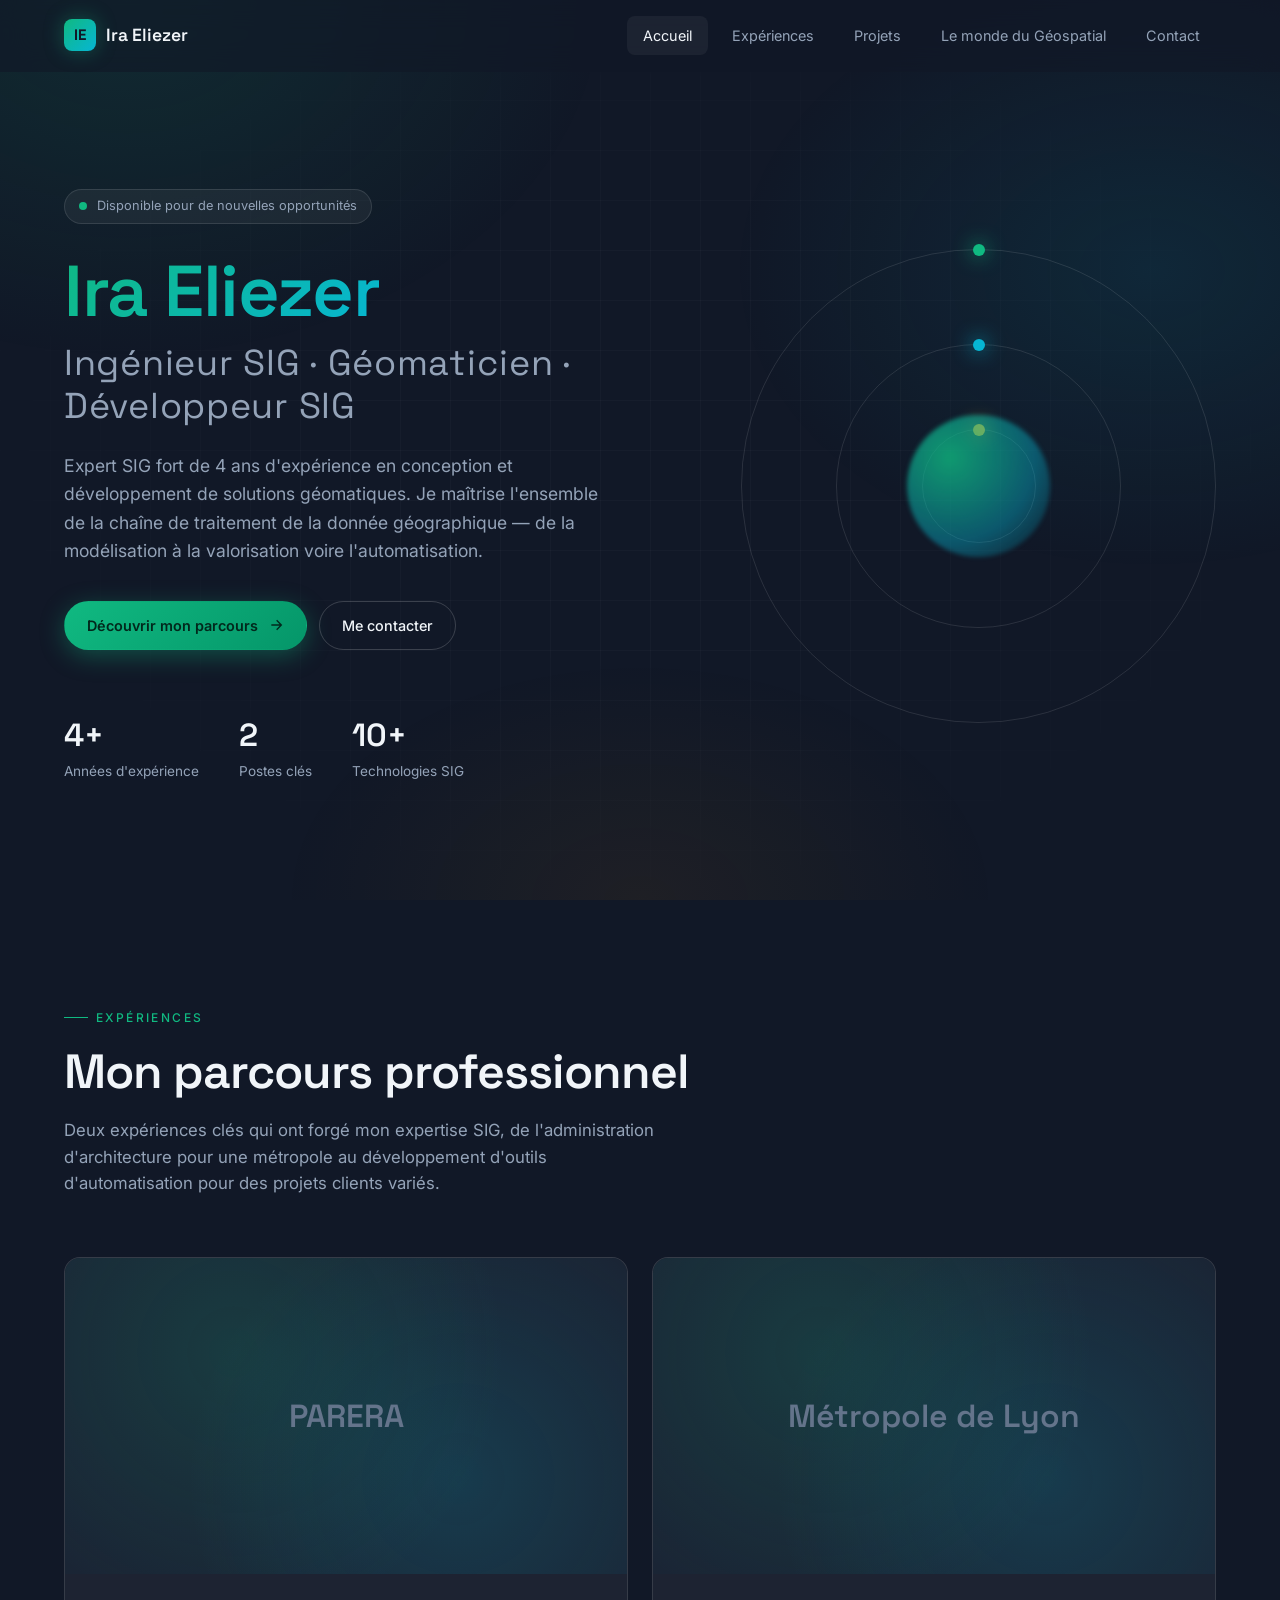
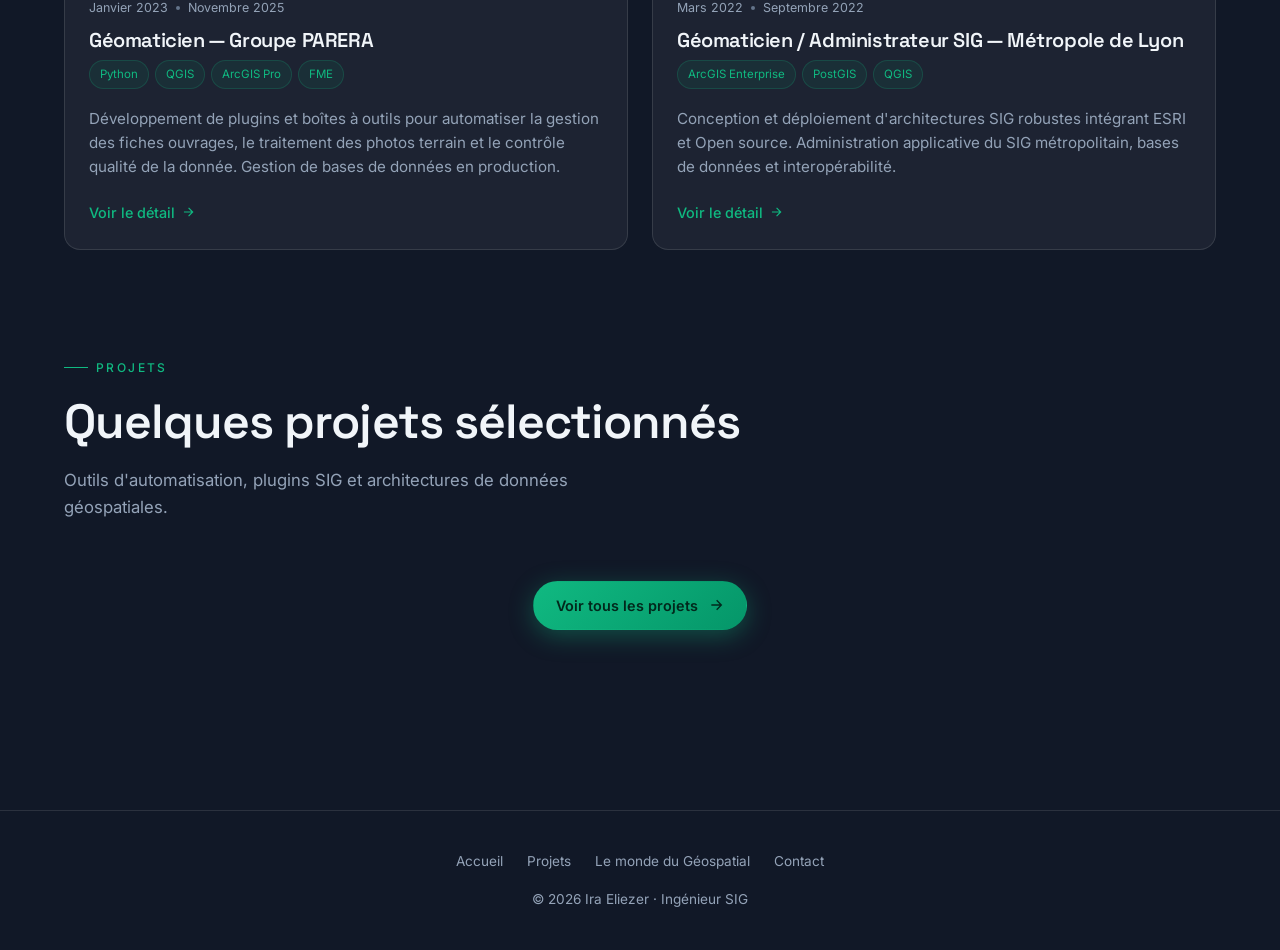
<file: index.html>
<!DOCTYPE html>
<html lang="fr">
<head>
  <meta charset="UTF-8" />
  <meta name="viewport" content="width=device-width, initial-scale=1.0" />
  <title>Ira Eliezer — Ingénieur SIG / Géomaticien</title>
  <meta name="description" content="Portfolio d'Ira Eliezer, Ingénieur SIG et Géomaticien avec 4 ans d'expérience. Conception, développement et administration de solutions SIG (ESRI, QGIS, PostGIS, Python, FME)." />
  <link rel="preconnect" href="https://fonts.googleapis.com" />
  <link rel="preconnect" href="https://fonts.gstatic.com" crossorigin />
  <link href="https://fonts.googleapis.com/css2?family=Inter:wght@400;500;600;700&family=Space+Grotesk:wght@500;600;700&display=swap" rel="stylesheet" />
  <link rel="stylesheet" href="assets/css/style.css" />
</head>
<body>

  <!-- Header -->
  <header class="header">
    <div class="container">
      <a href="index.html" class="logo">
        <span class="logo-mark">IE</span>
        <span>Ira Eliezer</span>
      </a>
      <nav class="nav">
        <a href="index.html">Accueil</a>
        <a href="index.html#experiences">Expériences</a>
        <a href="projets.html">Projets</a>
        <a href="geospatial.html">Le monde du Géospatial</a>
        <a href="contact.html">Contact</a>
      </nav>
      <button class="nav-toggle" aria-label="Menu">
        <svg viewBox="0 0 24 24" fill="none" stroke="currentColor" stroke-width="2"><path d="M3 6h18M3 12h18M3 18h18"/></svg>
      </button>
    </div>
  </header>

  <!-- Hero -->
  <section class="hero">
    <div class="container">
      <div class="hero-grid">
        <div class="reveal">
          <div class="hero-eyebrow">
            <span class="pulse"></span>
            Disponible pour de nouvelles opportunités
          </div>
          <h1>
            <span class="text-gradient">Ira Eliezer</span>
            <span class="role">Ingénieur SIG · Géomaticien · Développeur SIG</span>
          </h1>
          <p>
            Expert SIG fort de 4 ans d'expérience en conception et développement de solutions
            géomatiques. Je maîtrise l'ensemble de la chaîne de traitement de la donnée
            géographique — de la modélisation à la valorisation voire l'automatisation.
          </p>
          <div class="hero-actions">
            <a href="#experiences" class="btn btn-primary">
              Découvrir mon parcours
              <svg viewBox="0 0 24 24" fill="none" stroke="currentColor" stroke-width="2"><path d="M5 12h14M13 5l7 7-7 7"/></svg>
            </a>
            <a href="contact.html" class="btn btn-ghost">Me contacter</a>
          </div>
          <div class="hero-stats">
            <div class="stat">
              <div class="num">4+</div>
              <div class="label">Années d'expérience</div>
            </div>
            <div class="stat">
              <div class="num">2</div>
              <div class="label">Postes clés</div>
            </div>
            <div class="stat">
              <div class="num">10+</div>
              <div class="label">Technologies SIG</div>
            </div>
          </div>
        </div>
        <div class="hero-visual reveal reveal-delay-2">
          <div class="orbit"></div>
          <div class="orbit orbit-2"></div>
          <div class="orbit orbit-3"></div>
          <div class="hero-core"></div>
        </div>
      </div>
    </div>
  </section>

  <!-- Experiences -->
  <section id="experiences">
    <div class="container">
      <div class="section-head reveal">
        <div class="section-eyebrow">Expériences</div>
        <h2>Mon parcours professionnel</h2>
        <p>
          Deux expériences clés qui ont forgé mon expertise SIG, de l'administration
          d'architecture pour une métropole au développement d'outils d'automatisation
          pour des projets clients variés.
        </p>
      </div>

      <div class="experience-grid">

        <!-- PARERA -->
        <article class="card reveal">
          <div class="card-media">
            <div class="placeholder">PARERA</div>
          </div>
          <div class="card-body">
            <div class="card-meta">
              <span>Janvier 2023</span>
              <span class="dot"></span>
              <span>Novembre 2025</span>
            </div>
            <h3>Géomaticien — Groupe PARERA</h3>
            <div class="tags">
              <span class="tag">Python</span>
              <span class="tag">QGIS</span>
              <span class="tag">ArcGIS Pro</span>
              <span class="tag">FME</span>
            </div>
            <p>
              Développement de plugins et boîtes à outils pour automatiser la gestion des
              fiches ouvrages, le traitement des photos terrain et le contrôle qualité de
              la donnée. Gestion de bases de données en production.
            </p>
            <a href="experience-parera.html" class="card-cta">
              Voir le détail
              <svg viewBox="0 0 24 24" fill="none" stroke="currentColor" stroke-width="2"><path d="M5 12h14M13 5l7 7-7 7"/></svg>
            </a>
          </div>
        </article>

        <!-- Métropole de Lyon -->
        <article class="card reveal reveal-delay-1">
          <div class="card-media">
            <div class="placeholder">Métropole de Lyon</div>
          </div>
          <div class="card-body">
            <div class="card-meta">
              <span>Mars 2022</span>
              <span class="dot"></span>
              <span>Septembre 2022</span>
            </div>
            <h3>Géomaticien / Administrateur SIG — Métropole de Lyon</h3>
            <div class="tags">
              <span class="tag">ArcGIS Enterprise</span>
              <span class="tag">PostGIS</span>
              <span class="tag">QGIS</span>
            </div>
            <p>
              Conception et déploiement d'architectures SIG robustes intégrant ESRI et
              Open source. Administration applicative du SIG métropolitain, bases de
              données et interopérabilité.
            </p>
            <a href="experience-lyon.html" class="card-cta">
              Voir le détail
              <svg viewBox="0 0 24 24" fill="none" stroke="currentColor" stroke-width="2"><path d="M5 12h14M13 5l7 7-7 7"/></svg>
            </a>
          </div>
        </article>

      </div>
    </div>
  </section>

  <!-- Aperçu projets -->
  <section id="apercu-projets" style="padding-top: 0;">
    <div class="container">
      <div class="section-head reveal">
        <div class="section-eyebrow">Projets</div>
        <h2>Quelques projets sélectionnés</h2>
        <p>Outils d'automatisation, plugins SIG et architectures de données géospatiales.</p>
      </div>
      <div style="text-align: center;" class="reveal">
        <a href="projets.html" class="btn btn-primary">
          Voir tous les projets
          <svg viewBox="0 0 24 24" fill="none" stroke="currentColor" stroke-width="2"><path d="M5 12h14M13 5l7 7-7 7"/></svg>
        </a>
      </div>
    </div>
  </section>

  <!-- Footer -->
  <footer class="footer">
    <div class="container">
      <div class="footer-links">
        <a href="index.html">Accueil</a>
        <a href="projets.html">Projets</a>
        <a href="geospatial.html">Le monde du Géospatial</a>
        <a href="contact.html">Contact</a>
      </div>
      <div>© 2026 Ira Eliezer · Ingénieur SIG</div>
    </div>
  </footer>

  <script src="assets/js/main.js"></script>
</body>
</html>
</file>
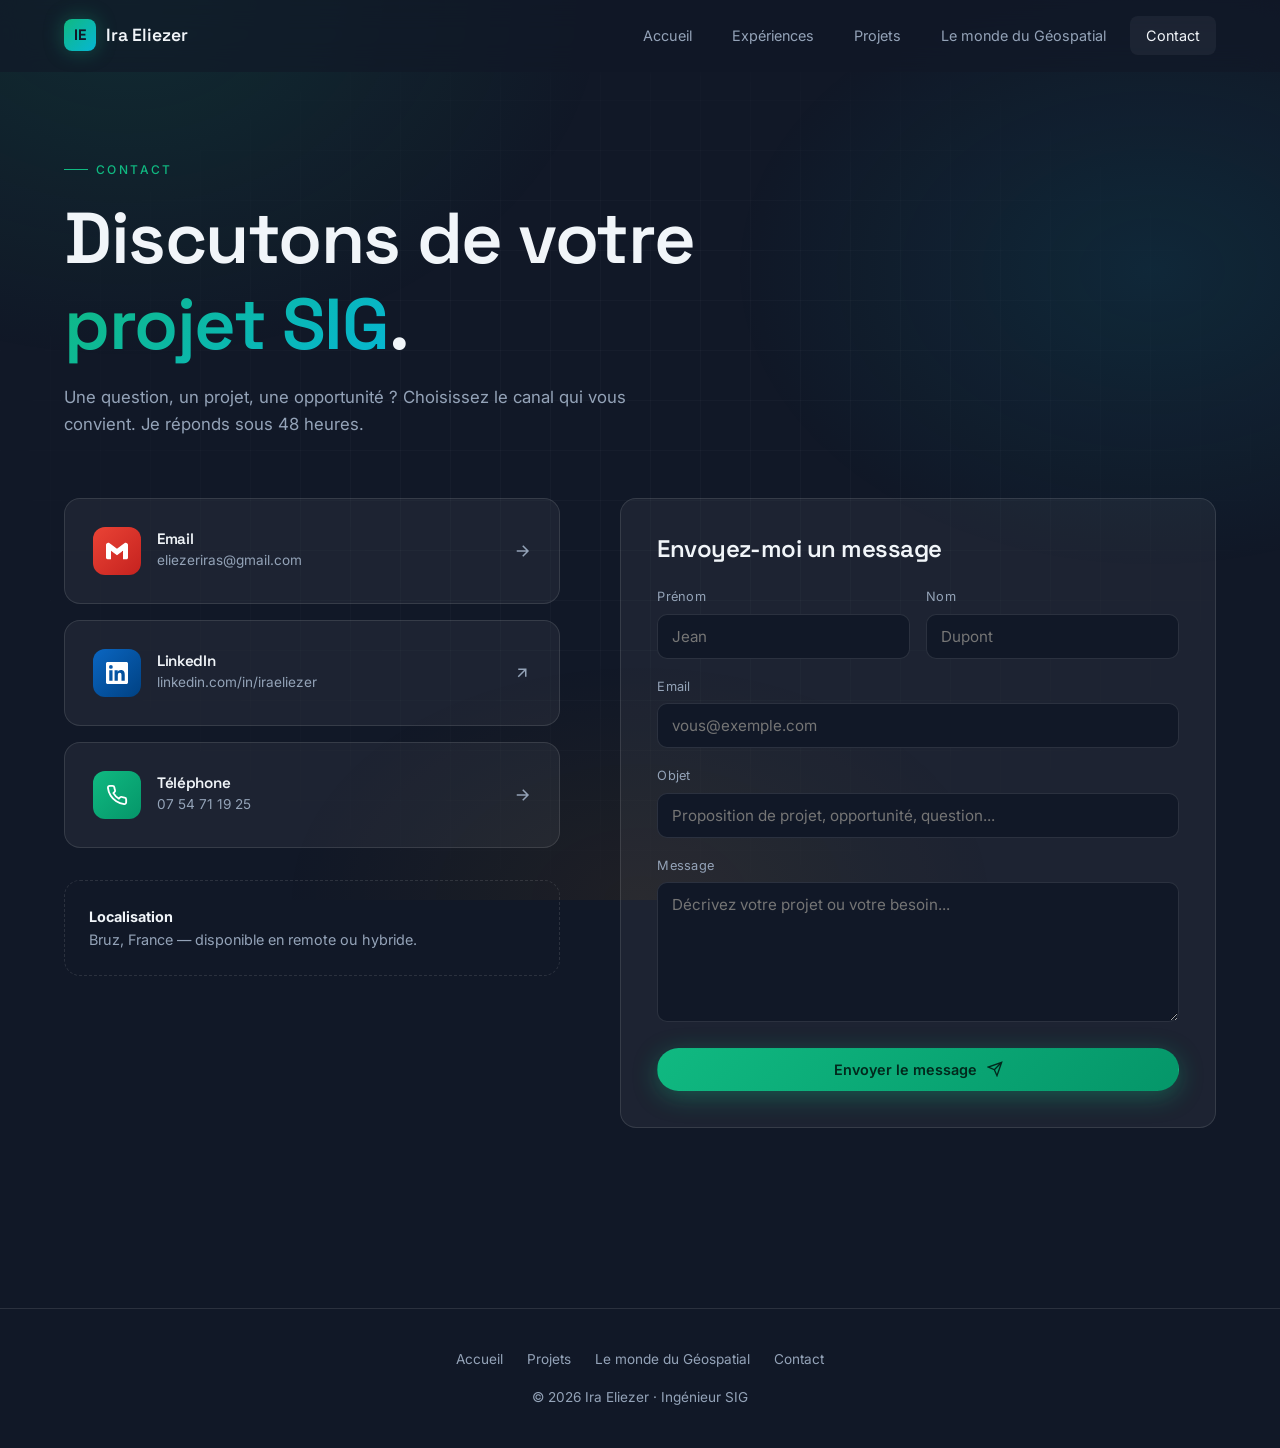
<file: contact.html>
<!DOCTYPE html>
<html lang="fr">
<head>
  <meta charset="UTF-8" />
  <meta name="viewport" content="width=device-width, initial-scale=1.0" />
  <title>Contact — Ira Eliezer</title>
  <meta name="description" content="Contactez Ira Eliezer, Ingénieur SIG : email, LinkedIn et formulaire de contact." />
  <link rel="preconnect" href="https://fonts.googleapis.com" />
  <link rel="preconnect" href="https://fonts.gstatic.com" crossorigin />
  <link href="https://fonts.googleapis.com/css2?family=Inter:wght@400;500;600;700&family=Space+Grotesk:wght@500;600;700&display=swap" rel="stylesheet" />
  <link rel="stylesheet" href="assets/css/style.css" />
</head>
<body>

  <header class="header">
    <div class="container">
      <a href="index.html" class="logo">
        <span class="logo-mark">IE</span>
        <span>Ira Eliezer</span>
      </a>
      <nav class="nav">
        <a href="index.html">Accueil</a>
        <a href="index.html#experiences">Expériences</a>
        <a href="projets.html">Projets</a>
        <a href="geospatial.html">Le monde du Géospatial</a>
        <a href="contact.html">Contact</a>
      </nav>
      <button class="nav-toggle" aria-label="Menu">
        <svg viewBox="0 0 24 24" fill="none" stroke="currentColor" stroke-width="2"><path d="M3 6h18M3 12h18M3 18h18"/></svg>
      </button>
    </div>
  </header>

  <section style="padding-top: calc(var(--header-h) + 80px);">
    <div class="container">

      <div class="section-head reveal" style="max-width: 800px;">
        <div class="section-eyebrow">Contact</div>
        <h1 style="margin-bottom: 16px;">
          Discutons de votre <span class="text-gradient">projet SIG</span>.
        </h1>
        <p>
          Une question, un projet, une opportunité ? Choisissez le canal qui vous convient.
          Je réponds sous 48 heures.
        </p>
      </div>

      <div class="contact-grid">

        <!-- Canaux directs -->
        <div class="reveal">
          <a href="mailto:eliezeriras@gmail.com?subject=Contact%20via%20portfolio" class="contact-card" style="text-decoration: none;">
            <div class="contact-icon gmail">
              <svg viewBox="0 0 24 24" fill="currentColor">
                <path d="M24 5.457v13.909c0 .904-.732 1.636-1.636 1.636h-3.819V11.73L12 16.64l-6.545-4.91v9.273H1.636A1.636 1.636 0 0 1 0 19.366V5.457c0-2.023 2.309-3.178 3.927-1.964L5.455 4.64 12 9.548l6.545-4.91 1.528-1.145C21.69 2.28 24 3.434 24 5.457z"/>
              </svg>
            </div>
            <div style="flex: 1;">
              <h4>Email</h4>
              <p>eliezeriras@gmail.com</p>
            </div>
            <svg viewBox="0 0 24 24" fill="none" stroke="currentColor" stroke-width="2" style="width: 18px; height: 18px; color: var(--text-muted);"><path d="M5 12h14M13 5l7 7-7 7"/></svg>
          </a>

          <a href="https://www.linkedin.com/in/iraeliezer/" target="_blank" rel="noopener" class="contact-card" style="text-decoration: none;">
            <div class="contact-icon linkedin">
              <svg viewBox="0 0 24 24" fill="currentColor">
                <path d="M20.447 20.452h-3.554v-5.569c0-1.328-.027-3.037-1.852-3.037-1.853 0-2.136 1.445-2.136 2.939v5.667H9.351V9h3.414v1.561h.046c.477-.9 1.637-1.85 3.37-1.85 3.601 0 4.267 2.37 4.267 5.455v6.286zM5.337 7.433a2.062 2.062 0 0 1-2.063-2.065 2.063 2.063 0 1 1 2.063 2.065zm1.782 13.019H3.555V9h3.564v11.452zM22.225 0H1.771C.792 0 0 .774 0 1.729v20.542C0 23.227.792 24 1.771 24h20.451C23.2 24 24 23.227 24 22.271V1.729C24 .774 23.2 0 22.222 0h.003z"/>
              </svg>
            </div>
            <div style="flex: 1;">
              <h4>LinkedIn</h4>
              <p>linkedin.com/in/iraeliezer</p>
            </div>
            <svg viewBox="0 0 24 24" fill="none" stroke="currentColor" stroke-width="2" style="width: 18px; height: 18px; color: var(--text-muted);"><path d="M7 17L17 7M7 7h10v10"/></svg>
          </a>

          <a href="tel:+33754711925" class="contact-card" style="text-decoration: none;">
            <div class="contact-icon phone">
              <svg viewBox="0 0 24 24" fill="none" stroke="currentColor" stroke-width="2">
                <path d="M22 16.92v3a2 2 0 0 1-2.18 2 19.79 19.79 0 0 1-8.63-3.07 19.5 19.5 0 0 1-6-6 19.79 19.79 0 0 1-3.07-8.67A2 2 0 0 1 4.11 2h3a2 2 0 0 1 2 1.72 12.84 12.84 0 0 0 .7 2.81 2 2 0 0 1-.45 2.11L8.09 9.91a16 16 0 0 0 6 6l1.27-1.27a2 2 0 0 1 2.11-.45 12.84 12.84 0 0 0 2.81.7A2 2 0 0 1 22 16.92z"/>
              </svg>
            </div>
            <div style="flex: 1;">
              <h4>Téléphone</h4>
              <p>07 54 71 19 25</p>
            </div>
            <svg viewBox="0 0 24 24" fill="none" stroke="currentColor" stroke-width="2" style="width: 18px; height: 18px; color: var(--text-muted);"><path d="M5 12h14M13 5l7 7-7 7"/></svg>
          </a>

          <div style="margin-top: 32px; padding: 24px; border: 1px dashed var(--border); border-radius: var(--radius); color: var(--text-muted); font-size: 0.9rem;">
            <strong style="color: var(--text);">Localisation</strong><br />
            Bruz, France — disponible en remote ou hybride.
          </div>
        </div>

        <!-- Formulaire -->
        <form id="contact-form" class="form reveal reveal-delay-1" data-access-key="82871a6e-0cdd-4724-aefc-c216692b92a9">
          <!-- access_key pour Web3Forms : créez le vôtre sur https://web3forms.com puis remplacez YOUR_ACCESS_KEY ci-dessus -->
          <input type="hidden" name="access_key" value="82871a6e-0cdd-4724-aefc-c216692b92a9" />
          <input type="hidden" name="subject" value="Nouveau message depuis le portfolio" />
          <input type="hidden" name="from_name" value="Portfolio Ira Eliezer" />
          <input type="checkbox" name="botcheck" style="display:none;" />

          <h3 style="margin-bottom: 24px;">Envoyez-moi un message</h3>

          <div class="form-row">
            <div class="field">
              <label for="prenom">Prénom</label>
              <input type="text" id="prenom" name="prenom" required placeholder="Jean" />
            </div>
            <div class="field">
              <label for="nom">Nom</label>
              <input type="text" id="nom" name="nom" required placeholder="Dupont" />
            </div>
          </div>

          <div class="field">
            <label for="email">Email</label>
            <input type="email" id="email" name="email" required placeholder="vous@exemple.com" />
          </div>

          <div class="field">
            <label for="objet">Objet</label>
            <input type="text" id="objet" name="objet" required placeholder="Proposition de projet, opportunité, question..." />
          </div>

          <div class="field">
            <label for="message">Message</label>
            <textarea id="message" name="message" required placeholder="Décrivez votre projet ou votre besoin..."></textarea>
          </div>

          <button type="submit" class="btn btn-primary" style="width: 100%; justify-content: center;">
            Envoyer le message
            <svg viewBox="0 0 24 24" fill="none" stroke="currentColor" stroke-width="2"><path d="M22 2L11 13M22 2l-7 20-4-9-9-4 20-7z"/></svg>
          </button>

          <div class="form-status" role="status"></div>

        </form>

      </div>

    </div>
  </section>

  <footer class="footer">
    <div class="container">
      <div class="footer-links">
        <a href="index.html">Accueil</a>
        <a href="projets.html">Projets</a>
        <a href="geospatial.html">Le monde du Géospatial</a>
        <a href="contact.html">Contact</a>
      </div>
      <div>© 2026 Ira Eliezer · Ingénieur SIG</div>
    </div>
  </footer>

  <script src="assets/js/main.js"></script>
</body>
</html>
</file>
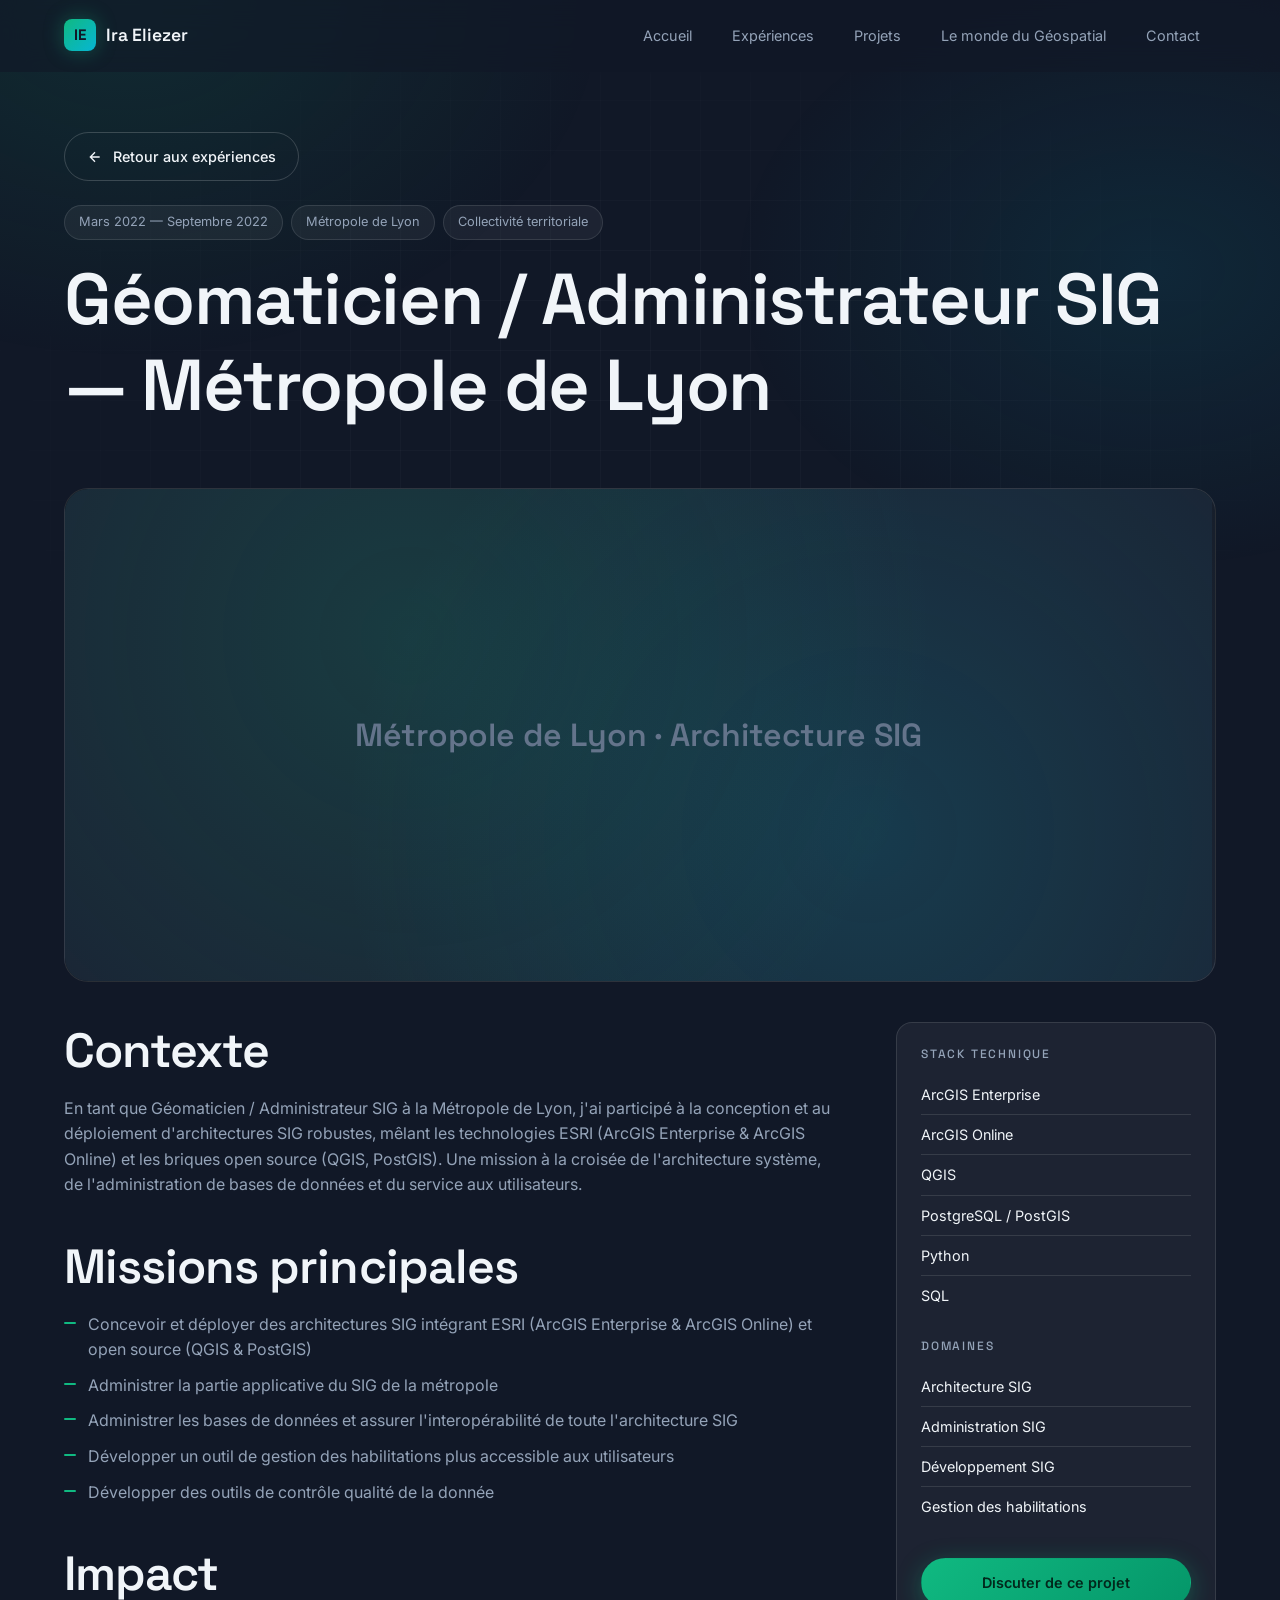
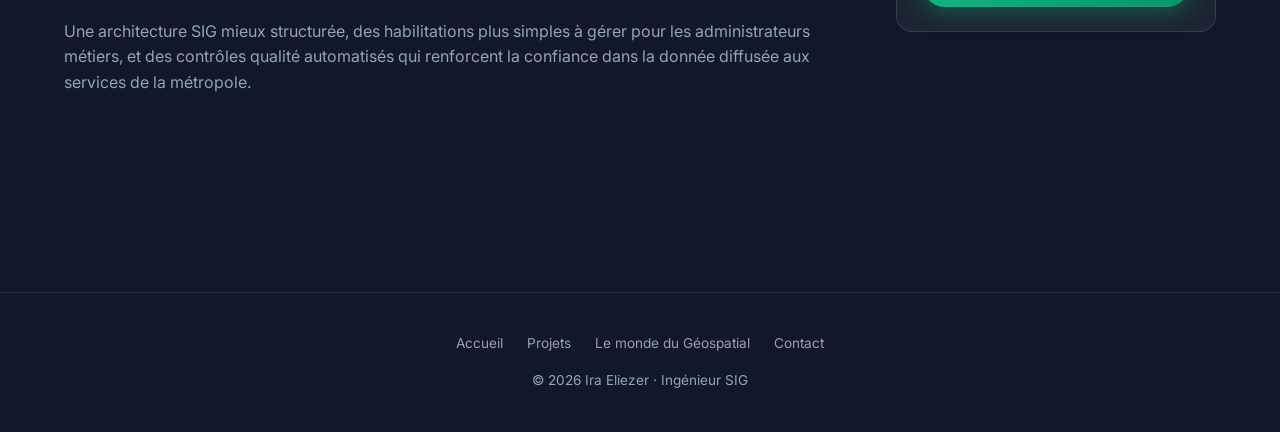
<file: experience-lyon.html>
<!DOCTYPE html>
<html lang="fr">
<head>
  <meta charset="UTF-8" />
  <meta name="viewport" content="width=device-width, initial-scale=1.0" />
  <title>Géomaticien / Administrateur SIG — Métropole de Lyon · Ira Eliezer</title>
  <meta name="description" content="Expérience Géomaticien / Administrateur SIG à la Métropole de Lyon : architecture SIG ESRI & Open Source, administration applicative, interopérabilité PostGIS." />
  <link rel="preconnect" href="https://fonts.googleapis.com" />
  <link rel="preconnect" href="https://fonts.gstatic.com" crossorigin />
  <link href="https://fonts.googleapis.com/css2?family=Inter:wght@400;500;600;700&family=Space+Grotesk:wght@500;600;700&display=swap" rel="stylesheet" />
  <link rel="stylesheet" href="assets/css/style.css" />
</head>
<body>

  <header class="header">
    <div class="container">
      <a href="index.html" class="logo">
        <span class="logo-mark">IE</span>
        <span>Ira Eliezer</span>
      </a>
      <nav class="nav">
        <a href="index.html">Accueil</a>
        <a href="index.html#experiences">Expériences</a>
        <a href="projets.html">Projets</a>
        <a href="geospatial.html">Le monde du Géospatial</a>
        <a href="contact.html">Contact</a>
      </nav>
      <button class="nav-toggle" aria-label="Menu">
        <svg viewBox="0 0 24 24" fill="none" stroke="currentColor" stroke-width="2"><path d="M3 6h18M3 12h18M3 18h18"/></svg>
      </button>
    </div>
  </header>

  <section class="exp-detail">
    <div class="container">

      <div class="exp-hero reveal">
        <a href="index.html#experiences" class="btn btn-ghost" style="margin-bottom: 24px;">
          <svg viewBox="0 0 24 24" fill="none" stroke="currentColor" stroke-width="2"><path d="M19 12H5M12 19l-7-7 7-7"/></svg>
          Retour aux expériences
        </a>
        <div class="exp-meta">
          <span>Mars 2022 — Septembre 2022</span>
          <span>Métropole de Lyon</span>
          <span>Collectivité territoriale</span>
        </div>
        <h1>Géomaticien / Administrateur SIG — Métropole de Lyon</h1>
      </div>

      <div class="exp-image reveal">
        <div class="card-media" style="aspect-ratio: 21 / 9; height: 100%;">
          <div class="placeholder">Métropole de Lyon · Architecture SIG</div>
        </div>
      </div>

      <div class="exp-content">
        <div class="exp-body reveal">
          <h2>Contexte</h2>
          <p>
            En tant que Géomaticien / Administrateur SIG à la Métropole de Lyon, j'ai
            participé à la conception et au déploiement d'architectures SIG robustes,
            mêlant les technologies ESRI (ArcGIS Enterprise & ArcGIS Online) et les
            briques open source (QGIS, PostGIS). Une mission à la croisée de l'architecture
            système, de l'administration de bases de données et du service aux utilisateurs.
          </p>

          <h2>Missions principales</h2>
          <ul>
            <li>Concevoir et déployer des architectures SIG intégrant ESRI (ArcGIS Enterprise & ArcGIS Online) et open source (QGIS & PostGIS)</li>
            <li>Administrer la partie applicative du SIG de la métropole</li>
            <li>Administrer les bases de données et assurer l'interopérabilité de toute l'architecture SIG</li>
            <li>Développer un outil de gestion des habilitations plus accessible aux utilisateurs</li>
            <li>Développer des outils de contrôle qualité de la donnée</li>
          </ul>

          <h2>Impact</h2>
          <p>
            Une architecture SIG mieux structurée, des habilitations plus simples à gérer
            pour les administrateurs métiers, et des contrôles qualité automatisés qui
            renforcent la confiance dans la donnée diffusée aux services de la métropole.
          </p>

        </div>

        <aside class="exp-sidebar reveal reveal-delay-1">
          <h4>Stack technique</h4>
          <ul>
            <li>ArcGIS Enterprise</li>
            <li>ArcGIS Online</li>
            <li>QGIS</li>
            <li>PostgreSQL / PostGIS</li>
            <li>Python</li>
            <li>SQL</li>
          </ul>
          <h4>Domaines</h4>
          <ul>
            <li>Architecture SIG</li>
            <li>Administration SIG</li>
            <li>Développement SIG</li>
            <li>Gestion des habilitations</li>
          </ul>
          <a href="contact.html" class="btn btn-primary" style="width: 100%; justify-content: center; margin-top: 8px;">
            Discuter de ce projet
          </a>
        </aside>
      </div>

    </div>
  </section>

  <footer class="footer">
    <div class="container">
      <div class="footer-links">
        <a href="index.html">Accueil</a>
        <a href="projets.html">Projets</a>
        <a href="geospatial.html">Le monde du Géospatial</a>
        <a href="contact.html">Contact</a>
      </div>
      <div>© 2026 Ira Eliezer · Ingénieur SIG</div>
    </div>
  </footer>

  <script src="assets/js/main.js"></script>
</body>
</html>
</file>
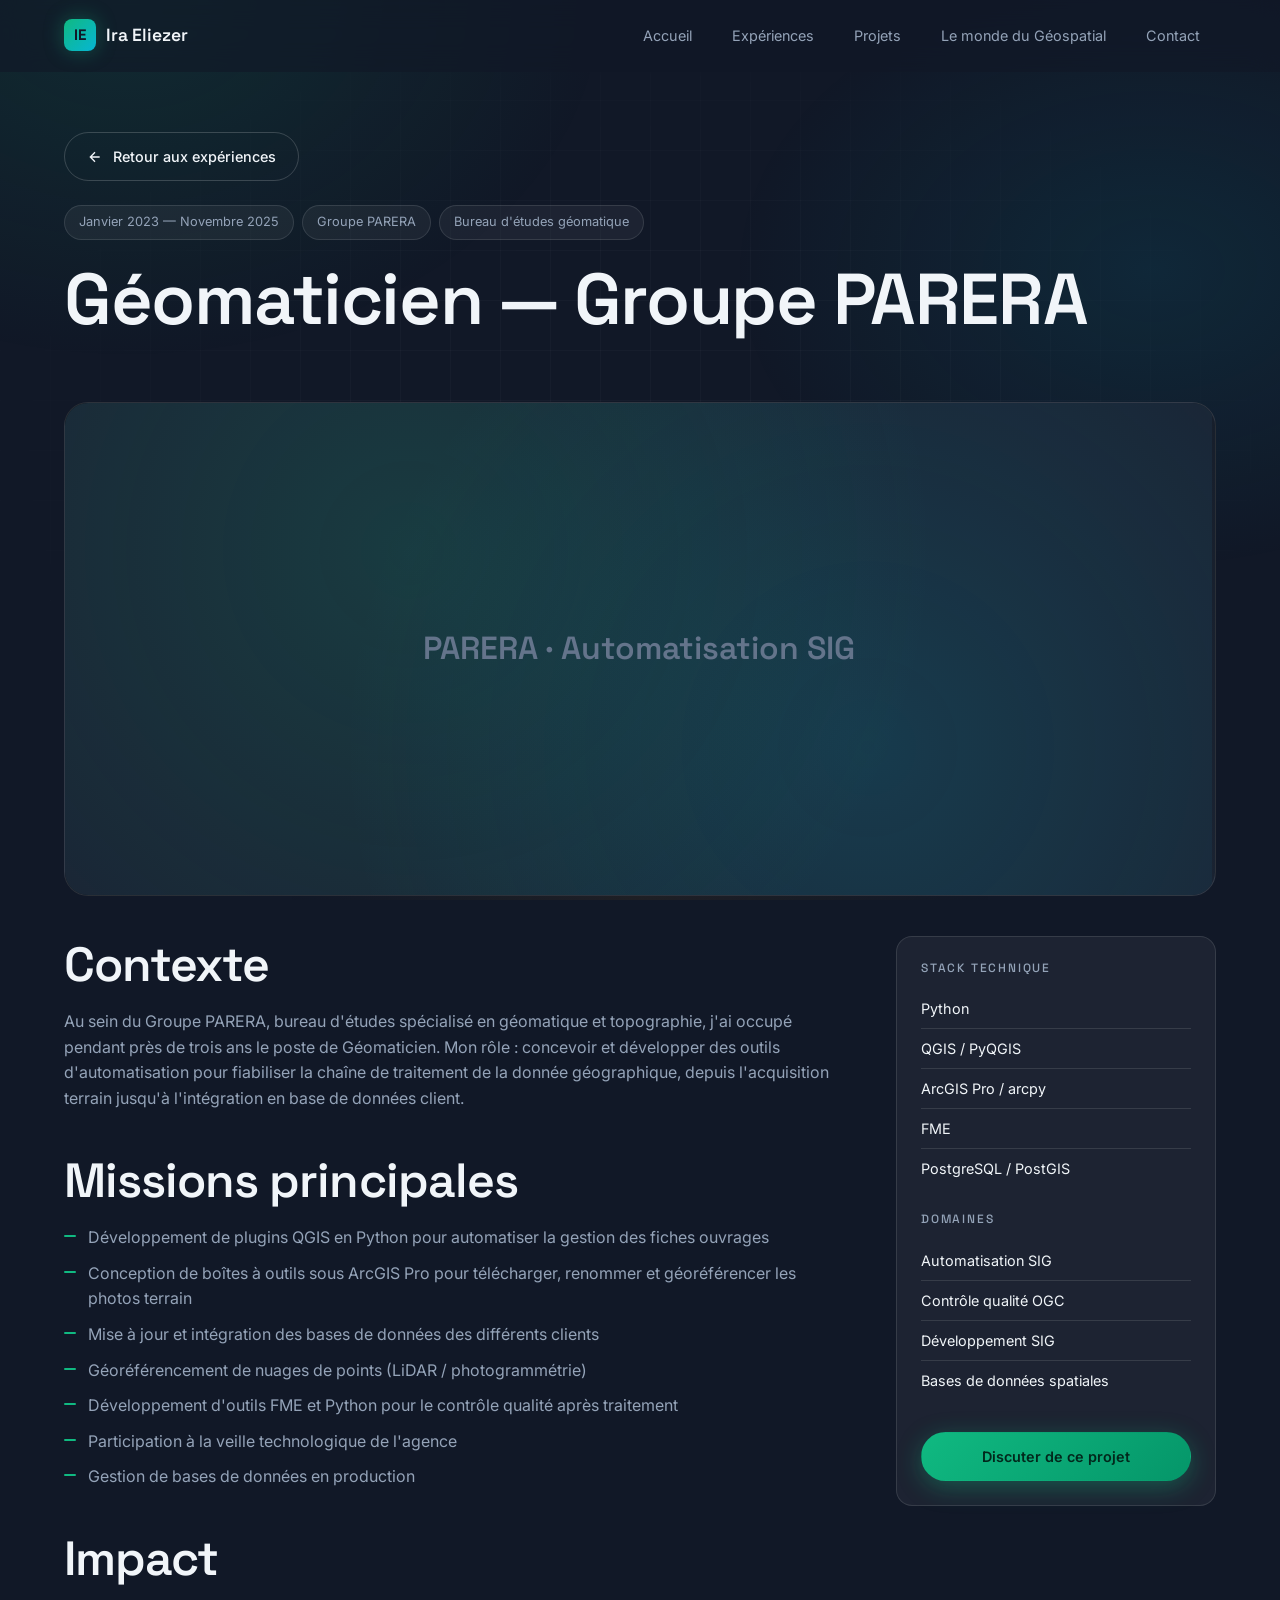
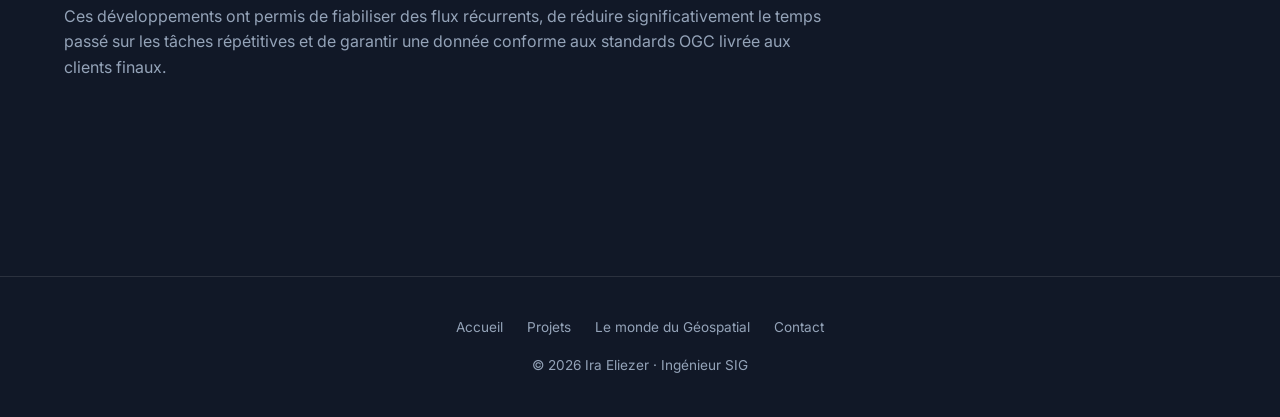
<file: experience-parera.html>
<!DOCTYPE html>
<html lang="fr">
<head>
  <meta charset="UTF-8" />
  <meta name="viewport" content="width=device-width, initial-scale=1.0" />
  <title>Géomaticien chez PARERA — Ira Eliezer</title>
  <meta name="description" content="Expérience Géomaticien au Groupe PARERA : développement de plugins QGIS, outils ArcGIS Pro, FME et Python pour la gestion et le contrôle qualité de la donnée géographique." />
  <link rel="preconnect" href="https://fonts.googleapis.com" />
  <link rel="preconnect" href="https://fonts.gstatic.com" crossorigin />
  <link href="https://fonts.googleapis.com/css2?family=Inter:wght@400;500;600;700&family=Space+Grotesk:wght@500;600;700&display=swap" rel="stylesheet" />
  <link rel="stylesheet" href="assets/css/style.css" />
</head>
<body>

  <header class="header">
    <div class="container">
      <a href="index.html" class="logo">
        <span class="logo-mark">IE</span>
        <span>Ira Eliezer</span>
      </a>
      <nav class="nav">
        <a href="index.html">Accueil</a>
        <a href="index.html#experiences">Expériences</a>
        <a href="projets.html">Projets</a>
        <a href="geospatial.html">Le monde du Géospatial</a>
        <a href="contact.html">Contact</a>
      </nav>
      <button class="nav-toggle" aria-label="Menu">
        <svg viewBox="0 0 24 24" fill="none" stroke="currentColor" stroke-width="2"><path d="M3 6h18M3 12h18M3 18h18"/></svg>
      </button>
    </div>
  </header>

  <section class="exp-detail">
    <div class="container">

      <div class="exp-hero reveal">
        <a href="index.html#experiences" class="btn btn-ghost" style="margin-bottom: 24px;">
          <svg viewBox="0 0 24 24" fill="none" stroke="currentColor" stroke-width="2"><path d="M19 12H5M12 19l-7-7 7-7"/></svg>
          Retour aux expériences
        </a>
        <div class="exp-meta">
          <span>Janvier 2023 — Novembre 2025</span>
          <span>Groupe PARERA</span>
          <span>Bureau d'études géomatique</span>
        </div>
        <h1>Géomaticien — Groupe PARERA</h1>
      </div>

      <div class="exp-image reveal">
        <div class="card-media" style="aspect-ratio: 21 / 9; height: 100%;">
          <div class="placeholder">PARERA · Automatisation SIG</div>
        </div>
      </div>

      <div class="exp-content">
        <div class="exp-body reveal">
          <h2>Contexte</h2>
          <p>
            Au sein du Groupe PARERA, bureau d'études spécialisé en géomatique et topographie,
            j'ai occupé pendant près de trois ans le poste de Géomaticien. Mon rôle : concevoir
            et développer des outils d'automatisation pour fiabiliser la chaîne de traitement
            de la donnée géographique, depuis l'acquisition terrain jusqu'à l'intégration en
            base de données client.
          </p>

          <h2>Missions principales</h2>
          <ul>
            <li>Développement de plugins QGIS en Python pour automatiser la gestion des fiches ouvrages</li>
            <li>Conception de boîtes à outils sous ArcGIS Pro pour télécharger, renommer et géoréférencer les photos terrain</li>
            <li>Mise à jour et intégration des bases de données des différents clients</li>
            <li>Géoréférencement de nuages de points (LiDAR / photogrammétrie)</li>
            <li>Développement d'outils FME et Python pour le contrôle qualité après traitement</li>
            <li>Participation à la veille technologique de l'agence</li>
            <li>Gestion de bases de données en production</li>
          </ul>

          <h2>Impact</h2>
          <p>
            Ces développements ont permis de fiabiliser des flux récurrents, de réduire
            significativement le temps passé sur les tâches répétitives et de garantir
            une donnée conforme aux standards OGC livrée aux clients finaux.
          </p>

        </div>

        <aside class="exp-sidebar reveal reveal-delay-1">
          <h4>Stack technique</h4>
          <ul>
            <li>Python</li>
            <li>QGIS / PyQGIS</li>
            <li>ArcGIS Pro / arcpy</li>
            <li>FME</li>
            <li>PostgreSQL / PostGIS</li>
          </ul>
          <h4>Domaines</h4>
          <ul>
            <li>Automatisation SIG</li>
            <li>Contrôle qualité OGC</li>
            <li>Développement SIG</li>
            <li>Bases de données spatiales</li>
          </ul>
          <a href="contact.html" class="btn btn-primary" style="width: 100%; justify-content: center; margin-top: 8px;">
            Discuter de ce projet
          </a>
        </aside>
      </div>

    </div>
  </section>

  <footer class="footer">
    <div class="container">
      <div class="footer-links">
        <a href="index.html">Accueil</a>
        <a href="projets.html">Projets</a>
        <a href="geospatial.html">Le monde du Géospatial</a>
        <a href="contact.html">Contact</a>
      </div>
      <div>© 2026 Ira Eliezer · Ingénieur SIG</div>
    </div>
  </footer>

  <script src="assets/js/main.js"></script>
</body>
</html>
</file>
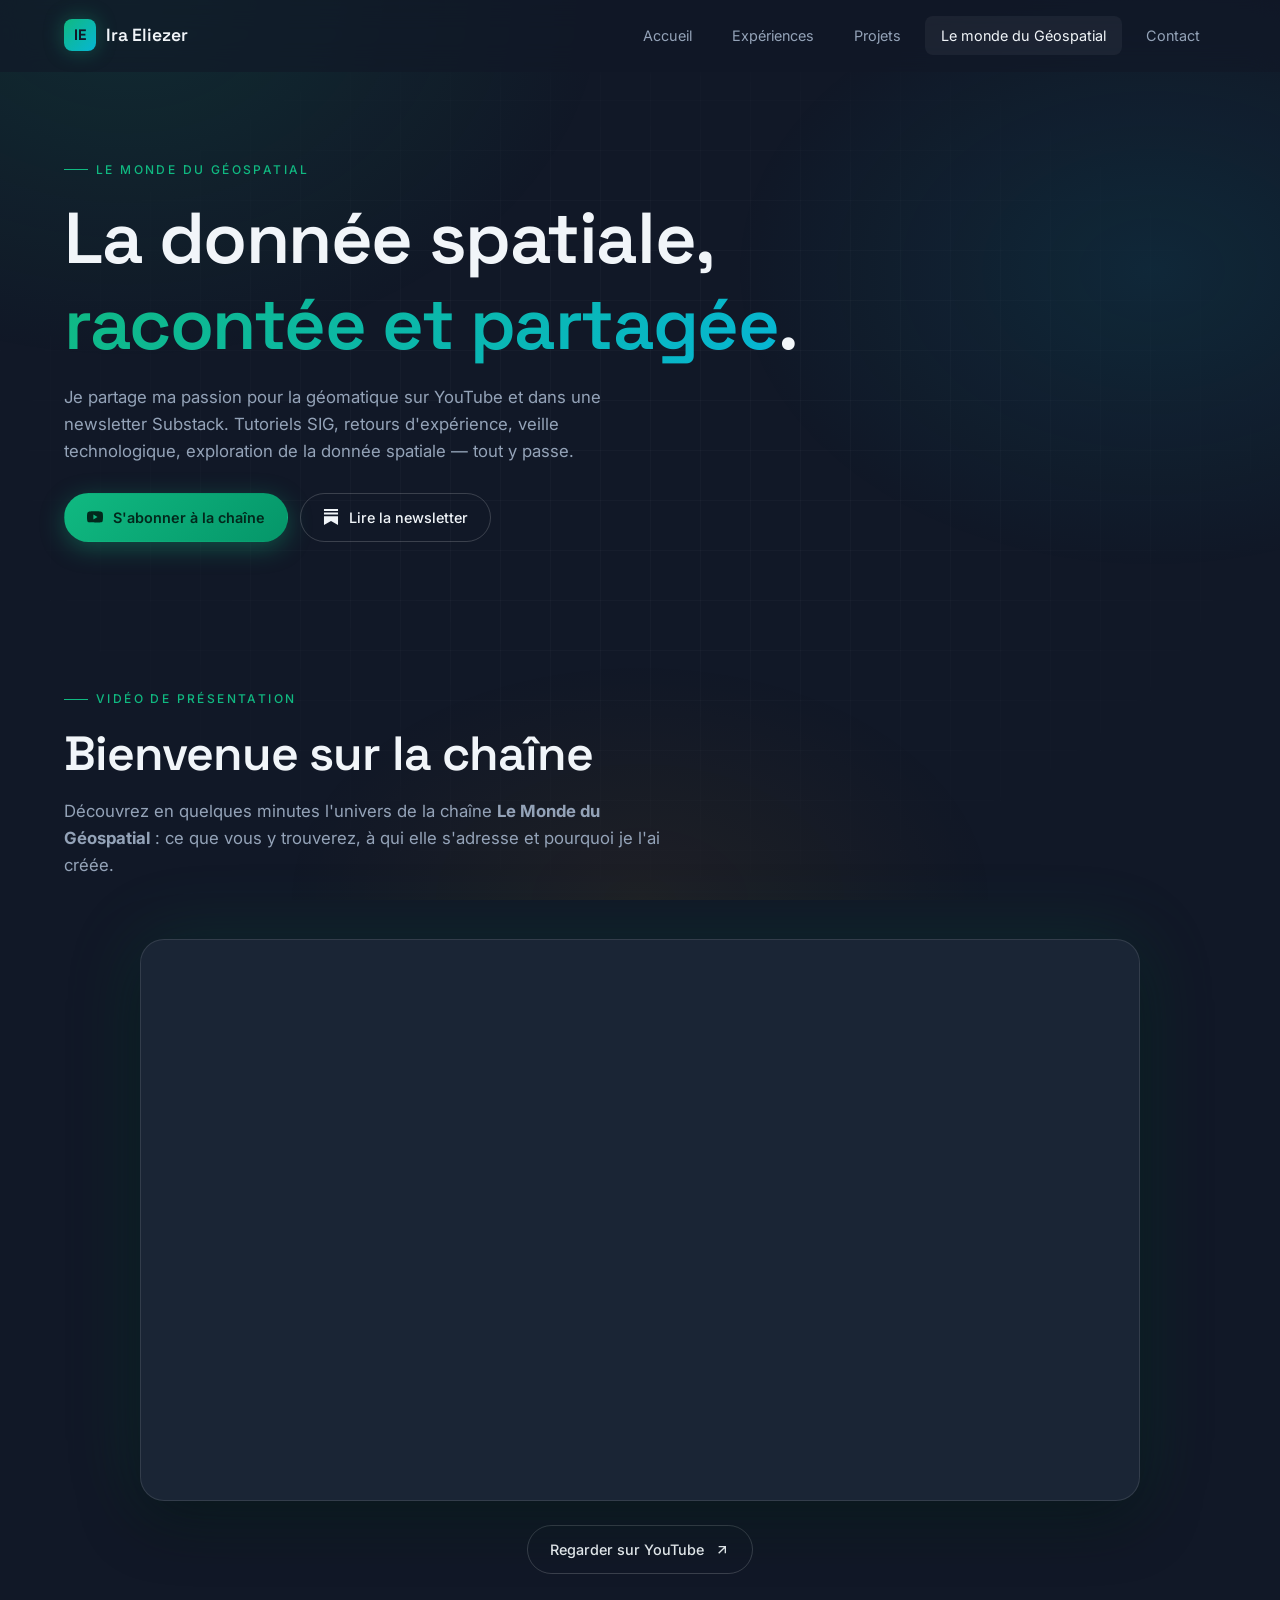
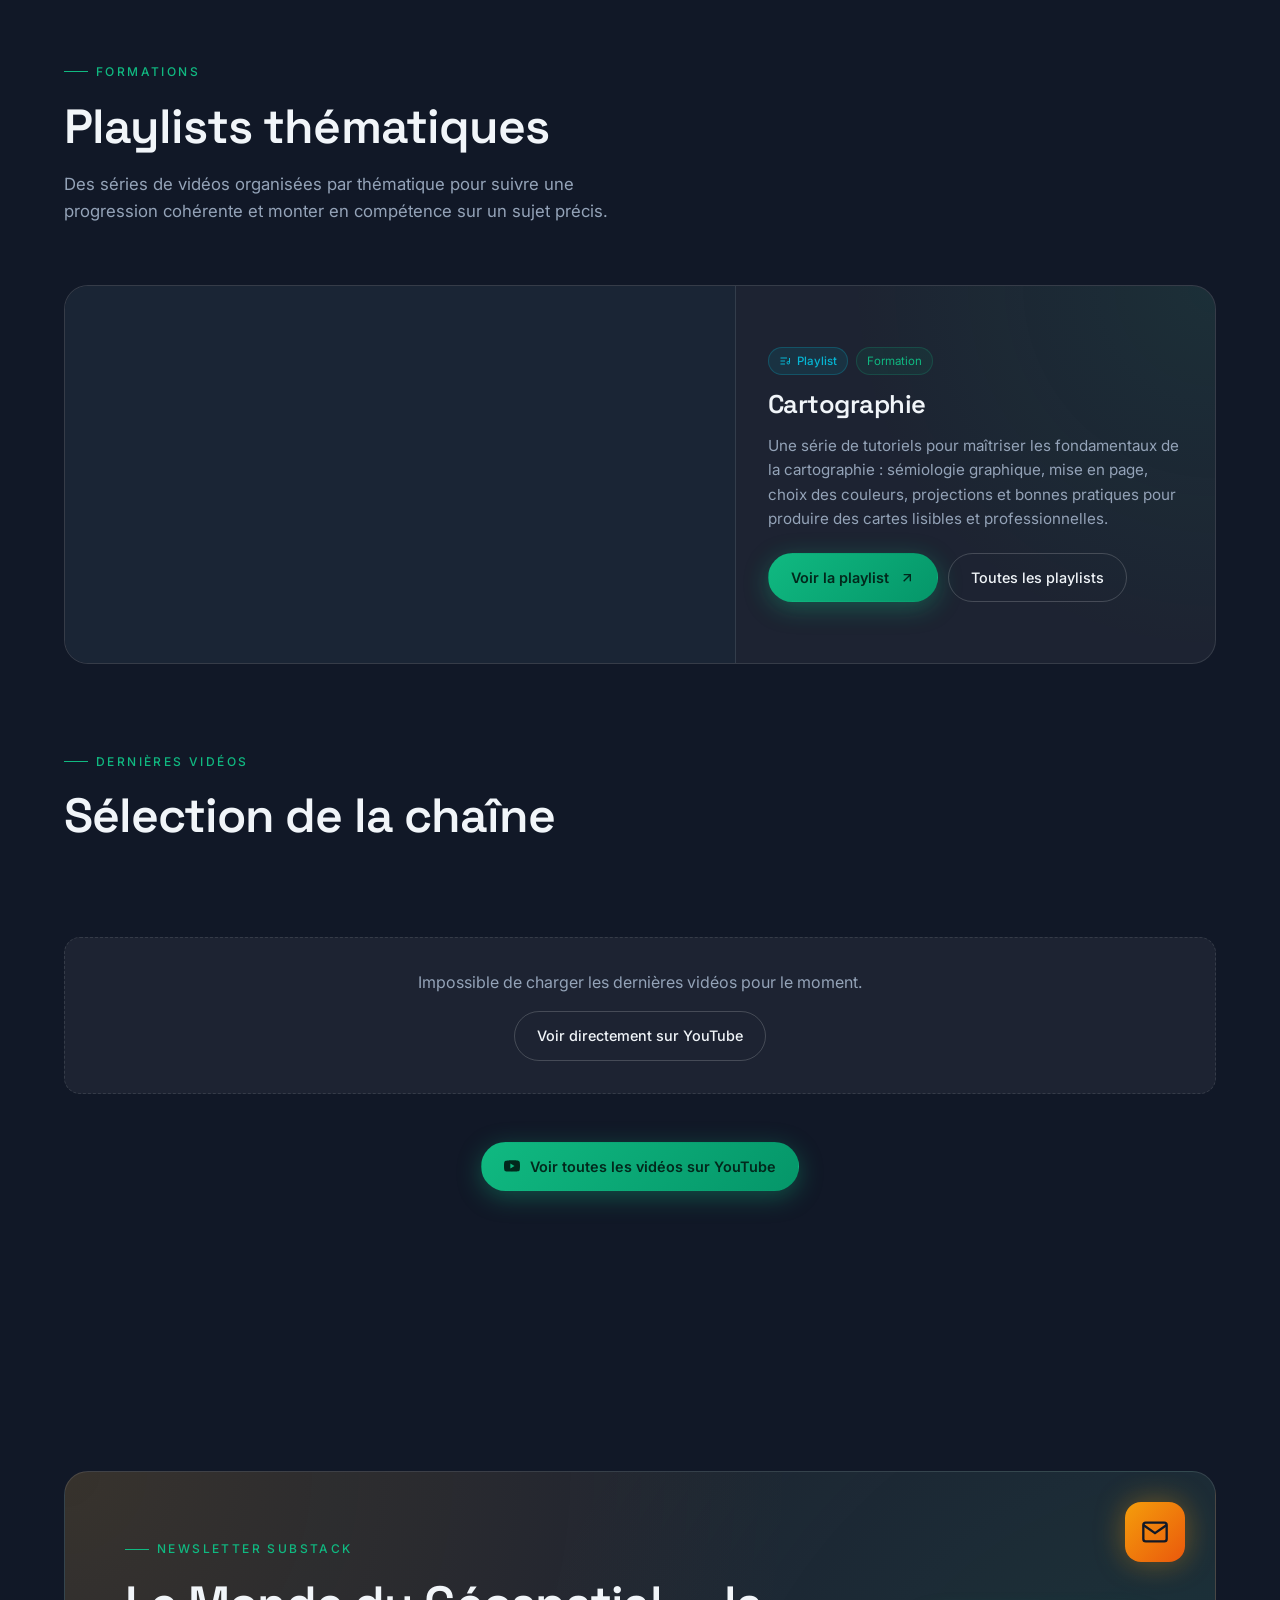
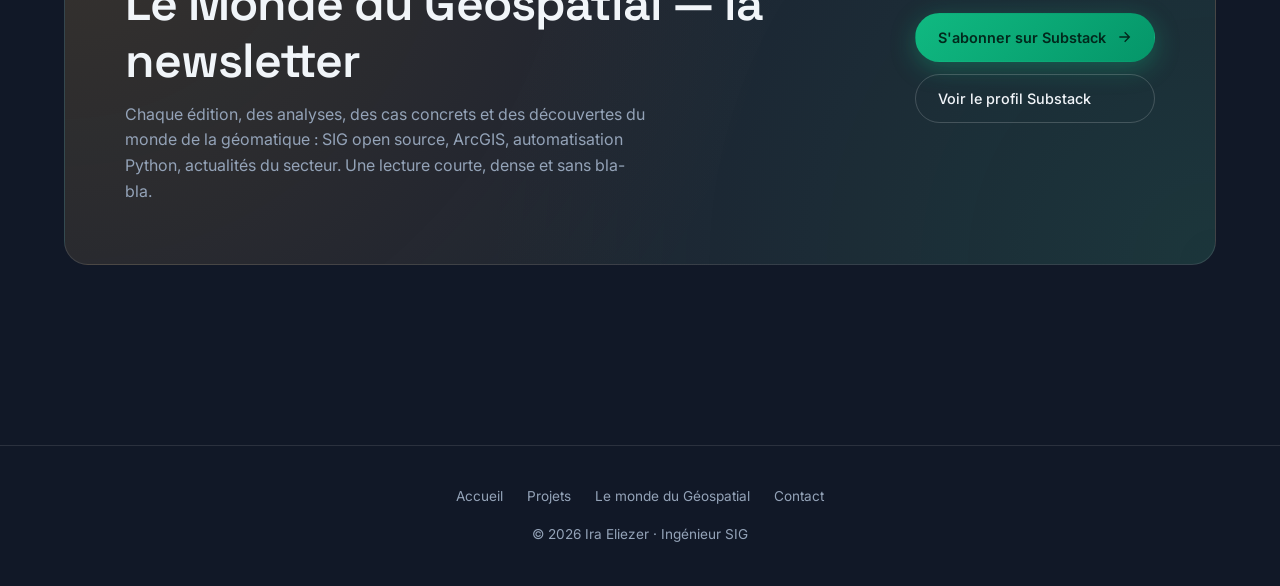
<file: geospatial.html>
<!DOCTYPE html>
<html lang="fr">
<head>
  <meta charset="UTF-8" />
  <meta name="viewport" content="width=device-width, initial-scale=1.0" />
  <title>Le Monde du Géospatial — Ira Eliezer</title>
  <meta name="description" content="Le Monde du Géospatial : chaîne YouTube et newsletter dédiées à la géomatique, au SIG, à la donnée spatiale et aux technologies qui les animent." />
  <link rel="preconnect" href="https://fonts.googleapis.com" />
  <link rel="preconnect" href="https://fonts.gstatic.com" crossorigin />
  <link href="https://fonts.googleapis.com/css2?family=Inter:wght@400;500;600;700&family=Space+Grotesk:wght@500;600;700&display=swap" rel="stylesheet" />
  <link rel="stylesheet" href="assets/css/style.css" />
</head>
<body>

  <header class="header">
    <div class="container">
      <a href="index.html" class="logo">
        <span class="logo-mark">IE</span>
        <span>Ira Eliezer</span>
      </a>
      <nav class="nav">
        <a href="index.html">Accueil</a>
        <a href="index.html#experiences">Expériences</a>
        <a href="projets.html">Projets</a>
        <a href="geospatial.html">Le monde du Géospatial</a>
        <a href="contact.html">Contact</a>
      </nav>
      <button class="nav-toggle" aria-label="Menu">
        <svg viewBox="0 0 24 24" fill="none" stroke="currentColor" stroke-width="2"><path d="M3 6h18M3 12h18M3 18h18"/></svg>
      </button>
    </div>
  </header>

  <!-- Hero Géospatial -->
  <section style="padding-top: calc(var(--header-h) + 80px); padding-bottom: 40px;">
    <div class="container">
      <div class="section-head reveal" style="max-width: 800px;">
        <div class="section-eyebrow">Le Monde du Géospatial</div>
        <h1 style="margin-bottom: 16px;">
          La donnée spatiale, <span class="text-gradient">racontée et partagée</span>.
        </h1>
        <p>
          Je partage ma passion pour la géomatique sur YouTube et dans une newsletter
          Substack. Tutoriels SIG, retours d'expérience, veille technologique, exploration
          de la donnée spatiale — tout y passe.
        </p>
        <div class="hero-actions" style="margin-top: 28px;">
          <a href="https://www.youtube.com/@le-monde-du-geospatial" target="_blank" rel="noopener" class="btn btn-primary">
            <svg viewBox="0 0 24 24" fill="currentColor"><path d="M23.498 6.186a3.016 3.016 0 0 0-2.122-2.136C19.505 3.545 12 3.545 12 3.545s-7.505 0-9.377.505A3.017 3.017 0 0 0 .502 6.186C0 8.07 0 12 0 12s0 3.93.502 5.814a3.016 3.016 0 0 0 2.122 2.136c1.871.505 9.376.505 9.376.505s7.505 0 9.377-.505a3.015 3.015 0 0 0 2.122-2.136C24 15.93 24 12 24 12s0-3.93-.502-5.814zM9.545 15.568V8.432L15.818 12l-6.273 3.568z"/></svg>
            S'abonner à la chaîne
          </a>
          <a href="https://eliezeriras.substack.com" target="_blank" rel="noopener" class="btn btn-ghost">
            <svg viewBox="0 0 24 24" fill="currentColor"><path d="M22.539 8.242H1.46V5.406h21.08v2.836zM1.46 10.812V24L12 18.11 22.54 24V10.812H1.46zM22.54 0H1.46v2.836h21.08V0z"/></svg>
            Lire la newsletter
          </a>
        </div>
      </div>
    </div>
  </section>

  <!-- Vidéo de présentation (featured) -->
  <section style="padding-top: 40px; padding-bottom: 40px;">
    <div class="container">
      <div class="section-head reveal">
        <div class="section-eyebrow">Vidéo de présentation</div>
        <h2>Bienvenue sur la chaîne</h2>
        <p>
          Découvrez en quelques minutes l'univers de la chaîne <strong>Le Monde du Géospatial</strong> :
          ce que vous y trouverez, à qui elle s'adresse et pourquoi je l'ai créée.
        </p>
      </div>

      <div class="reveal" style="max-width: 1000px; margin: 0 auto;">
        <div class="video-wrap" style="aspect-ratio: 16/9; border-radius: var(--radius-lg); box-shadow: 0 20px 60px rgba(0,0,0,0.4), 0 0 80px rgba(16, 185, 129, 0.15);">
          <iframe src="https://www.youtube.com/embed/ZuNhG2hwi3Q?rel=0&modestbranding=1"
                  title="Vidéo de présentation — Le Monde du Géospatial"
                  loading="lazy"
                  allow="accelerometer; autoplay; clipboard-write; encrypted-media; gyroscope; picture-in-picture; web-share"
                  referrerpolicy="strict-origin-when-cross-origin"
                  allowfullscreen></iframe>
        </div>
        <div style="text-align: center; margin-top: 24px;">
          <a href="https://youtu.be/ZuNhG2hwi3Q" target="_blank" rel="noopener" class="btn btn-ghost">
            Regarder sur YouTube
            <svg viewBox="0 0 24 24" fill="none" stroke="currentColor" stroke-width="2"><path d="M7 17L17 7M7 7h10v10"/></svg>
          </a>
        </div>
      </div>
    </div>
  </section>

  <!-- Formations / Playlists -->
  <section style="padding-top: 40px; padding-bottom: 40px;">
    <div class="container">
      <div class="section-head reveal">
        <div class="section-eyebrow">Formations</div>
        <h2>Playlists thématiques</h2>
        <p>
          Des séries de vidéos organisées par thématique pour suivre une progression
          cohérente et monter en compétence sur un sujet précis.
        </p>
      </div>

      <div class="playlist-grid">

        <!-- Playlist Cartographie -->
        <article class="playlist-card reveal">
          <div class="playlist-player">
            <iframe src="https://www.youtube.com/embed/videoseries?list=PLK6E7Usqofp4O8ZodzCGCH-AN0vLMNbN4&rel=0&modestbranding=1"
                    title="Playlist Formation Cartographie"
                    loading="lazy"
                    allow="accelerometer; autoplay; clipboard-write; encrypted-media; gyroscope; picture-in-picture; web-share"
                    referrerpolicy="strict-origin-when-cross-origin"
                    allowfullscreen></iframe>
          </div>
          <div class="playlist-info">
            <div class="playlist-meta">
              <span class="playlist-badge">
                <svg viewBox="0 0 24 24" fill="none" stroke="currentColor" stroke-width="2"><path d="M21 15V6M18.5 18a2.5 2.5 0 1 0 0-5 2.5 2.5 0 0 0 0 5zM12 12H3M16 6H3M12 18H3"/></svg>
                Playlist
              </span>
              <span class="tag">Formation</span>
            </div>
            <h3>Cartographie</h3>
            <p>
              Une série de tutoriels pour maîtriser les fondamentaux de la cartographie :
              sémiologie graphique, mise en page, choix des couleurs, projections et
              bonnes pratiques pour produire des cartes lisibles et professionnelles.
            </p>
            <div class="playlist-actions">
              <a href="https://www.youtube.com/playlist?list=PLK6E7Usqofp4O8ZodzCGCH-AN0vLMNbN4" target="_blank" rel="noopener" class="btn btn-primary">
                Voir la playlist
                <svg viewBox="0 0 24 24" fill="none" stroke="currentColor" stroke-width="2"><path d="M7 17L17 7M7 7h10v10"/></svg>
              </a>
              <a href="https://www.youtube.com/@le-monde-du-geospatial/playlists" target="_blank" rel="noopener" class="btn btn-ghost">
                Toutes les playlists
              </a>
            </div>
          </div>
        </article>

      </div>
    </div>
  </section>

  <!-- Autres vidéos (auto-fetch RSS) -->
  <section style="padding-top: 40px;">
    <div class="container">
      <div class="section-head reveal">
        <div class="section-eyebrow">Dernières vidéos</div>
        <h2>Sélection de la chaîne</h2>
      </div>

      <div id="yt-grid" class="video-grid"
           data-channel-id="UCyVs6lVYB1NkC7x3uy5ka4A"
           data-exclude="ZuNhG2hwi3Q"
           data-limit="6">

        <!-- États de chargement (squelettes) — remplacés par le JS -->
        <article class="video-card video-skeleton" aria-hidden="true">
          <div class="thumb"><div class="skeleton-shimmer"></div></div>
          <div class="video-card-body">
            <div class="skeleton-line" style="width: 40%;"></div>
            <div class="skeleton-line" style="width: 90%; height: 16px; margin-top: 10px;"></div>
            <div class="skeleton-line" style="width: 70%; margin-top: 8px;"></div>
          </div>
        </article>
        <article class="video-card video-skeleton" aria-hidden="true">
          <div class="thumb"><div class="skeleton-shimmer"></div></div>
          <div class="video-card-body">
            <div class="skeleton-line" style="width: 40%;"></div>
            <div class="skeleton-line" style="width: 90%; height: 16px; margin-top: 10px;"></div>
            <div class="skeleton-line" style="width: 70%; margin-top: 8px;"></div>
          </div>
        </article>
        <article class="video-card video-skeleton" aria-hidden="true">
          <div class="thumb"><div class="skeleton-shimmer"></div></div>
          <div class="video-card-body">
            <div class="skeleton-line" style="width: 40%;"></div>
            <div class="skeleton-line" style="width: 90%; height: 16px; margin-top: 10px;"></div>
            <div class="skeleton-line" style="width: 70%; margin-top: 8px;"></div>
          </div>
        </article>

      </div>

      <!-- Message de fallback (affiché si l'API échoue) -->
      <div id="yt-fallback" class="yt-fallback" hidden>
        <p>Impossible de charger les dernières vidéos pour le moment.</p>
        <a href="https://www.youtube.com/@le-monde-du-geospatial" target="_blank" rel="noopener" class="btn btn-ghost">
          Voir directement sur YouTube
        </a>
      </div>

      <div style="text-align: center; margin-top: 48px;" class="reveal">
        <a href="https://www.youtube.com/@le-monde-du-geospatial" target="_blank" rel="noopener" class="btn btn-primary">
          <svg viewBox="0 0 24 24" fill="currentColor"><path d="M23.498 6.186a3.016 3.016 0 0 0-2.122-2.136C19.505 3.545 12 3.545 12 3.545s-7.505 0-9.377.505A3.017 3.017 0 0 0 .502 6.186C0 8.07 0 12 0 12s0 3.93.502 5.814a3.016 3.016 0 0 0 2.122 2.136c1.871.505 9.376.505 9.376.505s7.505 0 9.377-.505a3.015 3.015 0 0 0 2.122-2.136C24 15.93 24 12 24 12s0-3.93-.502-5.814zM9.545 15.568V8.432L15.818 12l-6.273 3.568z"/></svg>
          Voir toutes les vidéos sur YouTube
        </a>
      </div>
    </div>
  </section>

  <!-- Newsletter -->
  <section>
    <div class="container">
      <div class="newsletter reveal">
        <div class="newsletter-icon">
          <svg viewBox="0 0 24 24" fill="none" stroke="currentColor" stroke-width="2">
            <path d="M4 4h16c1.1 0 2 .9 2 2v12c0 1.1-.9 2-2 2H4c-1.1 0-2-.9-2-2V6c0-1.1.9-2 2-2z"/>
            <polyline points="22,6 12,13 2,6"/>
          </svg>
        </div>
        <div class="newsletter-grid">
          <div>
            <div class="section-eyebrow">Newsletter Substack</div>
            <h2>Le Monde du Géospatial — la newsletter</h2>
            <p>
              Chaque édition, des analyses, des cas concrets et des découvertes du
              monde de la géomatique : SIG open source, ArcGIS, automatisation Python,
              actualités du secteur. Une lecture courte, dense et sans bla-bla.
            </p>
          </div>
          <div style="display: flex; flex-direction: column; gap: 12px;">
            <a href="https://eliezeriras.substack.com" target="_blank" rel="noopener" class="btn btn-primary">
              S'abonner sur Substack
              <svg viewBox="0 0 24 24" fill="none" stroke="currentColor" stroke-width="2"><path d="M5 12h14M13 5l7 7-7 7"/></svg>
            </a>
            <a href="https://substack.com/@eliezeriras" target="_blank" rel="noopener" class="btn btn-ghost">
              Voir le profil Substack
            </a>
          </div>
        </div>
      </div>
    </div>
  </section>

  <footer class="footer">
    <div class="container">
      <div class="footer-links">
        <a href="index.html">Accueil</a>
        <a href="projets.html">Projets</a>
        <a href="geospatial.html">Le monde du Géospatial</a>
        <a href="contact.html">Contact</a>
      </div>
      <div>© 2026 Ira Eliezer · Ingénieur SIG</div>
    </div>
  </footer>

  <script src="assets/js/main.js"></script>
</body>
</html>
</file>
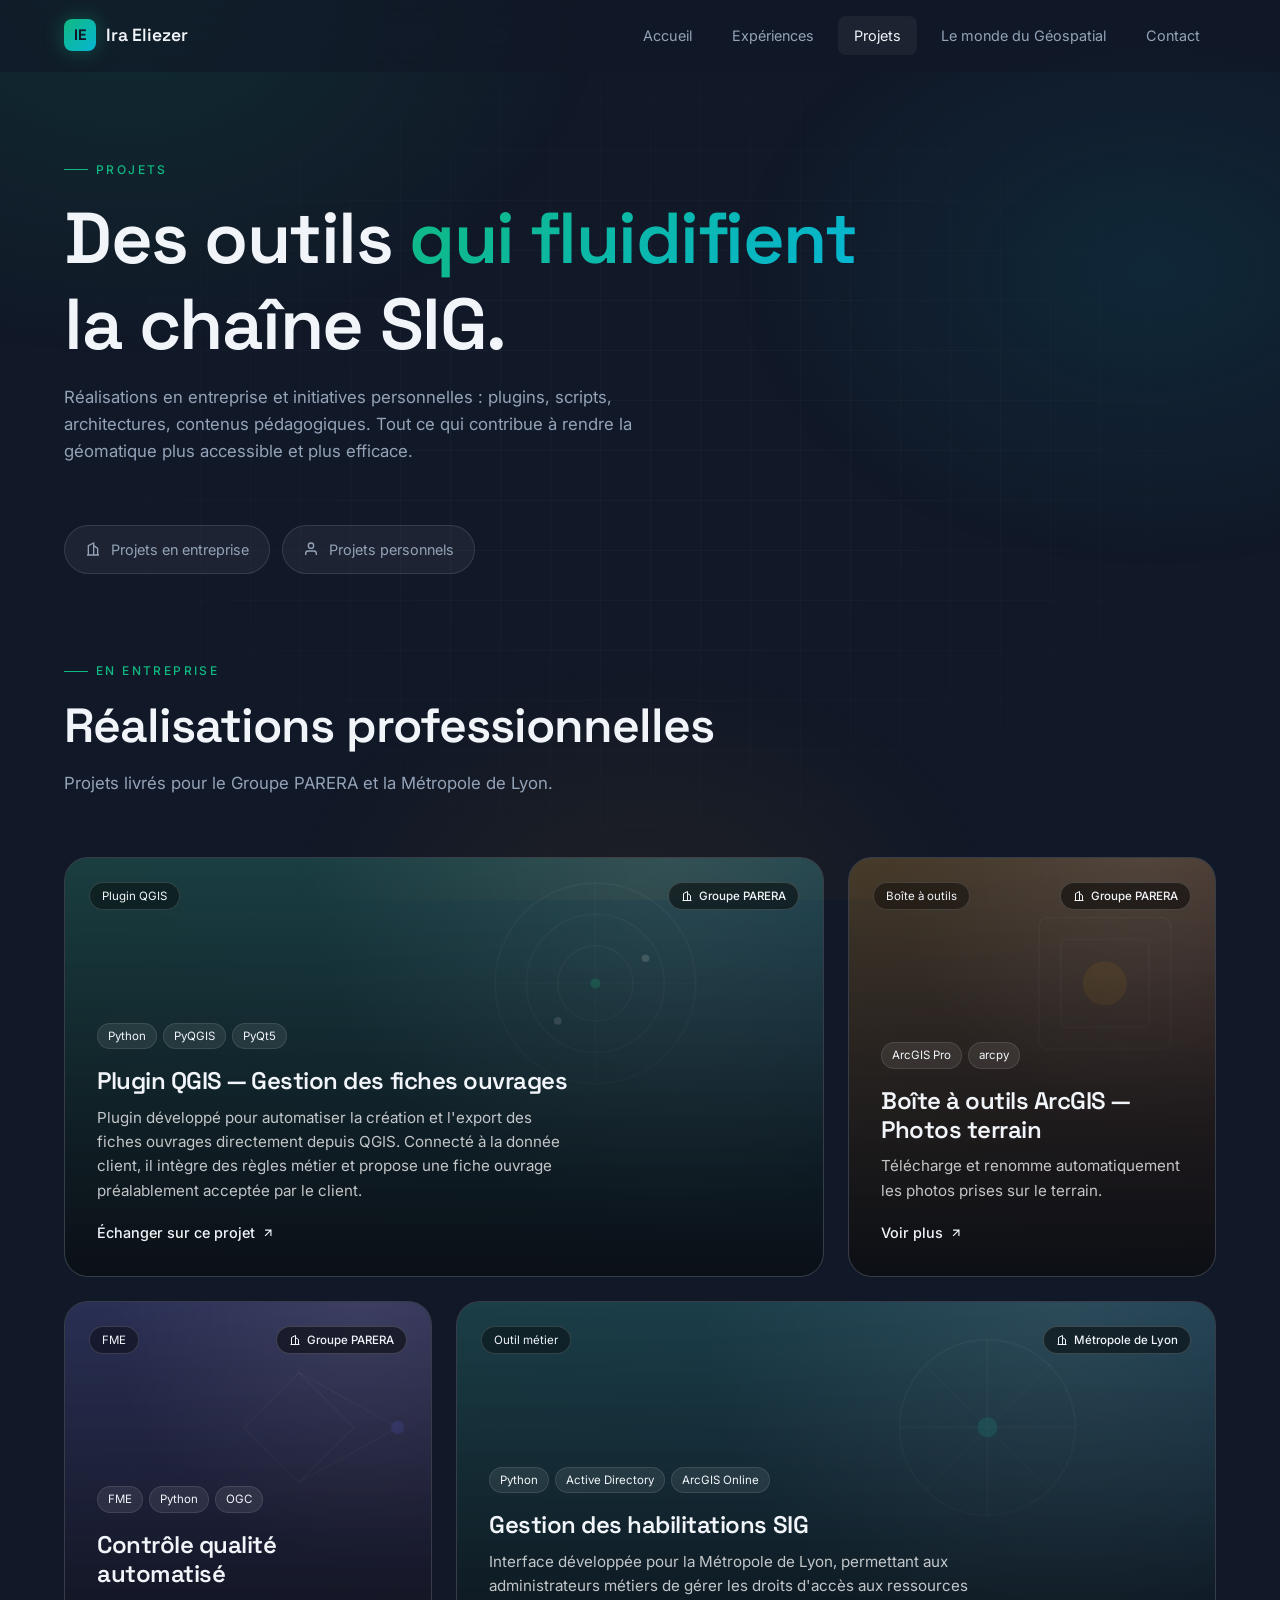
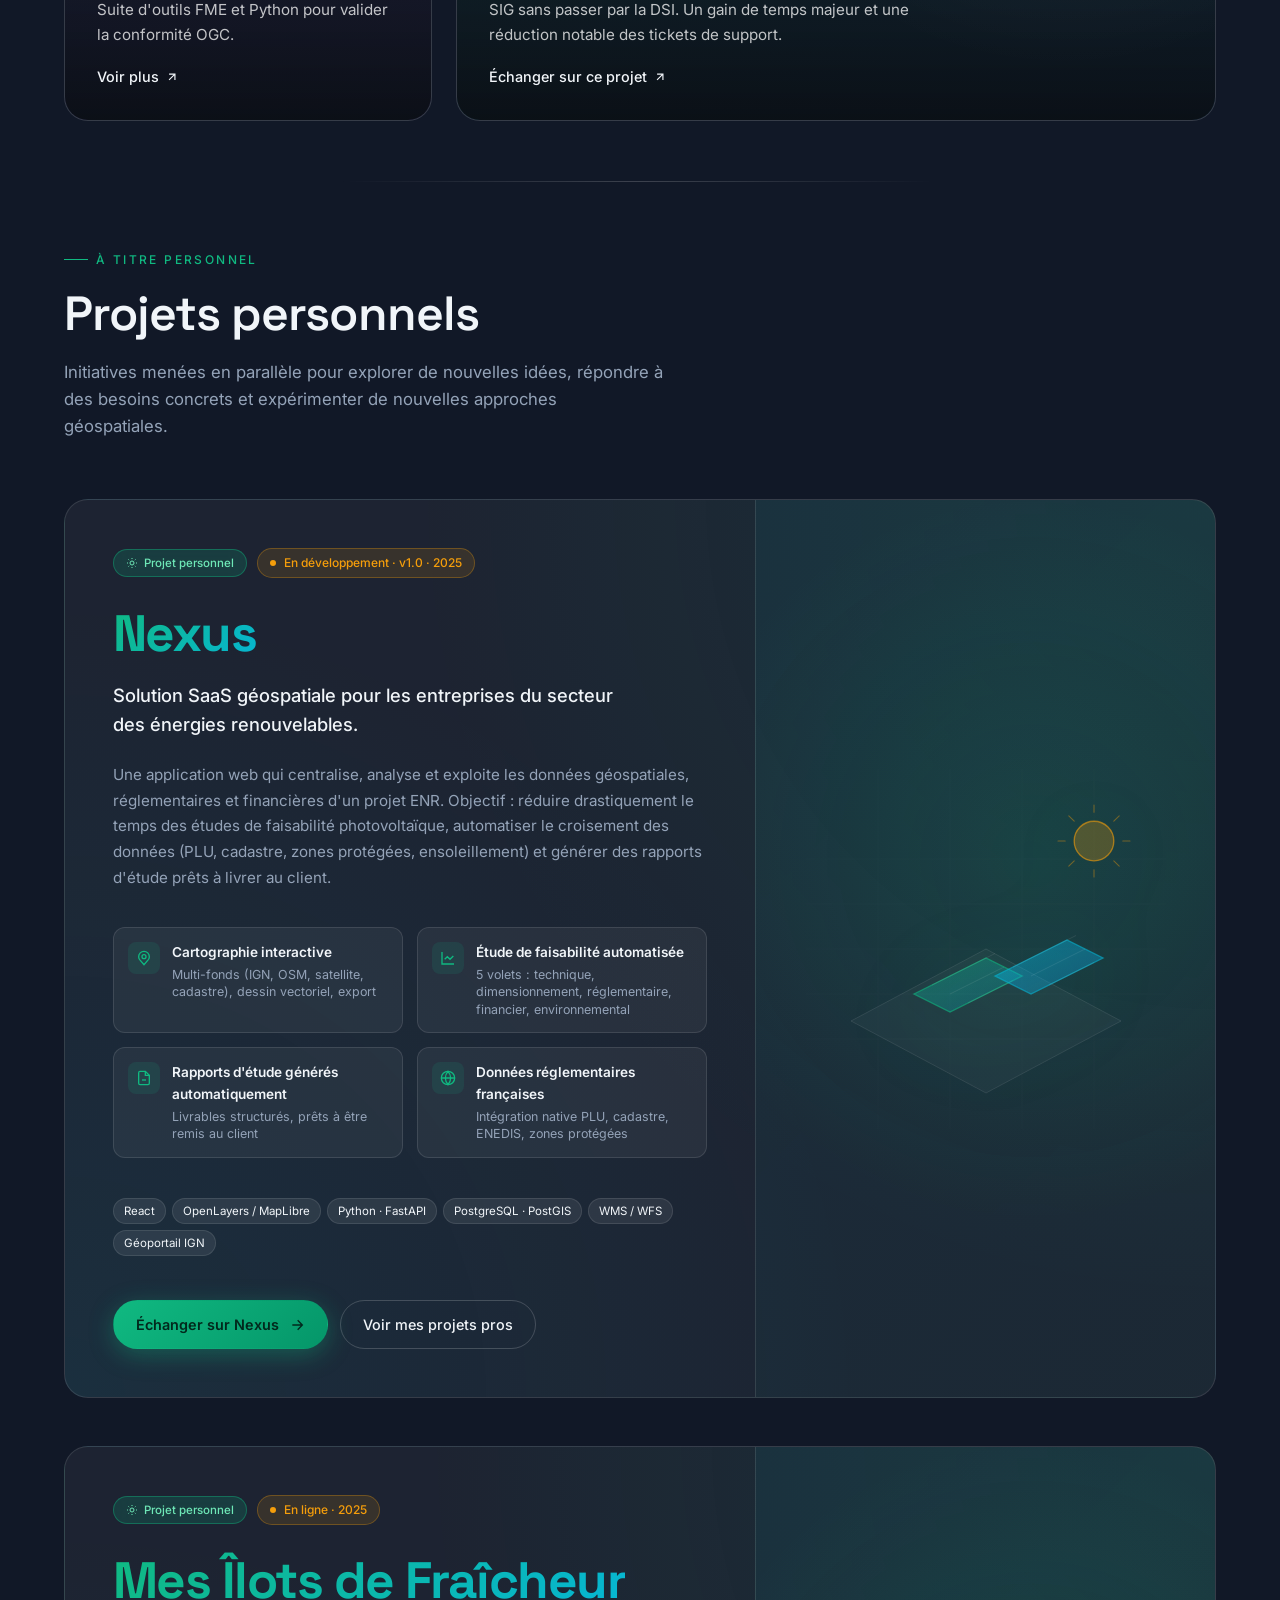
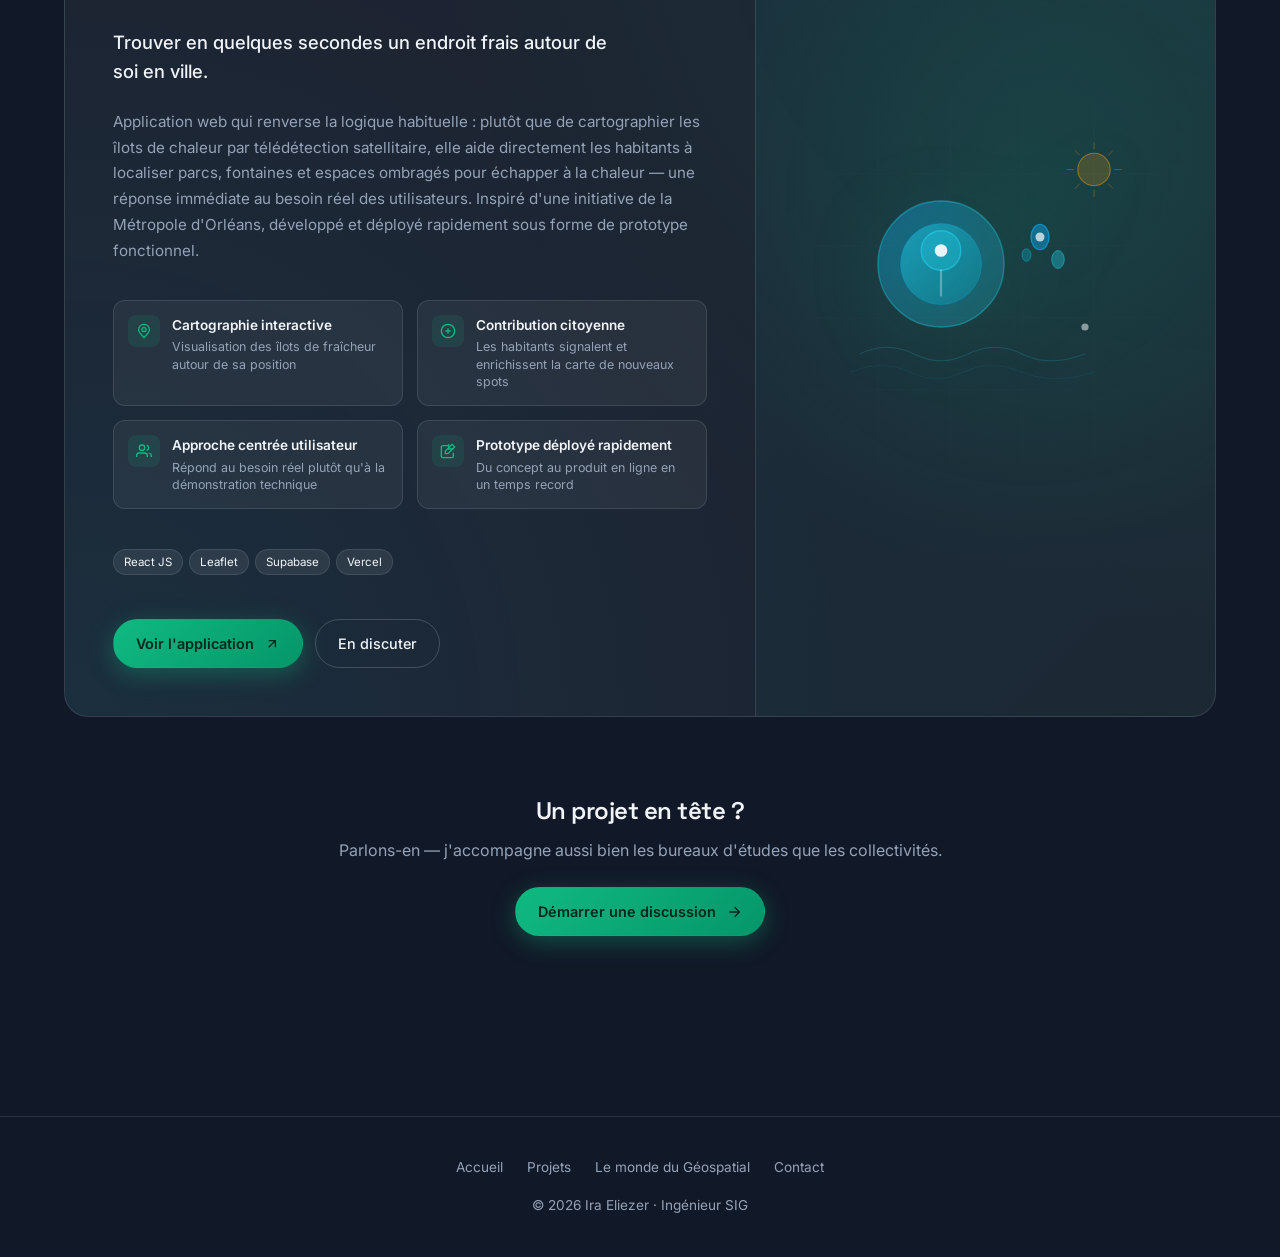
<file: projets.html>
<!DOCTYPE html>
<html lang="fr">
<head>
  <meta charset="UTF-8" />
  <meta name="viewport" content="width=device-width, initial-scale=1.0" />
  <title>Projets — Ira Eliezer</title>
  <meta name="description" content="Projets SIG d'Ira Eliezer : réalisations en entreprise (Groupe PARERA, Métropole de Lyon) et projets personnels (chaîne YouTube, newsletter géospatiale)." />
  <link rel="preconnect" href="https://fonts.googleapis.com" />
  <link rel="preconnect" href="https://fonts.gstatic.com" crossorigin />
  <link href="https://fonts.googleapis.com/css2?family=Inter:wght@400;500;600;700&family=Space+Grotesk:wght@500;600;700&display=swap" rel="stylesheet" />
  <link rel="stylesheet" href="assets/css/style.css" />
</head>
<body>

  <header class="header">
    <div class="container">
      <a href="index.html" class="logo">
        <span class="logo-mark">IE</span>
        <span>Ira Eliezer</span>
      </a>
      <nav class="nav">
        <a href="index.html">Accueil</a>
        <a href="index.html#experiences">Expériences</a>
        <a href="projets.html">Projets</a>
        <a href="geospatial.html">Le monde du Géospatial</a>
        <a href="contact.html">Contact</a>
      </nav>
      <button class="nav-toggle" aria-label="Menu">
        <svg viewBox="0 0 24 24" fill="none" stroke="currentColor" stroke-width="2"><path d="M3 6h18M3 12h18M3 18h18"/></svg>
      </button>
    </div>
  </header>

  <!-- Hero -->
  <section style="padding-top: calc(var(--header-h) + 80px); padding-bottom: 40px;">
    <div class="container">

      <div class="section-head reveal" style="max-width: 800px;">
        <div class="section-eyebrow">Projets</div>
        <h1 style="margin-bottom: 16px;">
          Des outils <span class="text-gradient">qui fluidifient</span> la chaîne SIG.
        </h1>
        <p>
          Réalisations en entreprise et initiatives personnelles : plugins, scripts,
          architectures, contenus pédagogiques. Tout ce qui contribue à rendre la
          géomatique plus accessible et plus efficace.
        </p>
      </div>

      <!-- Onglets de navigation rapide -->
      <div class="projects-tabs reveal">
        <a href="#projets-entreprise" class="projects-tab">
          <svg viewBox="0 0 24 24" fill="none" stroke="currentColor" stroke-width="2"><path d="M3 21h18M5 21V7l8-4v18M19 21V11l-6-4"/></svg>
          Projets en entreprise
        </a>
        <a href="#projets-personnels" class="projects-tab">
          <svg viewBox="0 0 24 24" fill="none" stroke="currentColor" stroke-width="2"><path d="M20 21v-2a4 4 0 0 0-4-4H8a4 4 0 0 0-4 4v2"/><circle cx="12" cy="7" r="4"/></svg>
          Projets personnels
        </a>
      </div>

    </div>
  </section>

  <!-- =============== PROJETS EN ENTREPRISE =============== -->
  <section id="projets-entreprise" style="padding-top: 40px; padding-bottom: 60px;">
    <div class="container">

      <div class="section-head reveal">
        <div class="section-eyebrow">En entreprise</div>
        <h2>Réalisations professionnelles</h2>
        <p>Projets livrés pour le Groupe PARERA et la Métropole de Lyon.</p>
      </div>

      <div class="projects-grid">

        <!-- Projet 1 : grand — PARERA -->
        <article class="project project-size-lg reveal" style="--gradient: linear-gradient(135deg, #10b981, #06b6d4);">
          <span class="project-company">
            <svg viewBox="0 0 24 24" fill="none" stroke="currentColor" stroke-width="2"><path d="M3 21h18M5 21V7l8-4v18M19 21V11l-6-4"/></svg>
            Groupe PARERA
          </span>
          <span class="project-tag">Plugin QGIS</span>
          <svg class="project-shape" viewBox="0 0 200 200" fill="none" stroke="rgba(255,255,255,0.1)" stroke-width="1.5">
            <circle cx="100" cy="100" r="80" />
            <circle cx="100" cy="100" r="55" />
            <circle cx="100" cy="100" r="30" />
            <path d="M20 100 H180 M100 20 V180" stroke="rgba(255,255,255,0.06)" />
            <circle cx="100" cy="100" r="4" fill="rgba(16,185,129,0.8)" stroke="none" />
            <circle cx="140" cy="80" r="3" fill="rgba(255,255,255,0.5)" stroke="none" />
            <circle cx="70" cy="130" r="3" fill="rgba(255,255,255,0.5)" stroke="none" />
          </svg>
          <div class="project-stack">
            <span>Python</span>
            <span>PyQGIS</span>
            <span>PyQt5</span>
          </div>
          <h3>Plugin QGIS — Gestion des fiches ouvrages</h3>
          <p>
            Plugin développé pour automatiser la création et l'export des
            fiches ouvrages directement depuis QGIS. Connecté à la donnée client, il intègre des
            règles métier et propose une fiche ouvrage préalablement acceptée par le client.
          </p>
          <a href="contact.html" class="project-link">
            Échanger sur ce projet
            <svg viewBox="0 0 24 24" fill="none" stroke="currentColor" stroke-width="2"><path d="M7 17L17 7M7 7h10v10"/></svg>
          </a>
        </article>

        <!-- Projet 2 : medium — PARERA -->
        <article class="project project-size-md reveal reveal-delay-1" style="--gradient: linear-gradient(135deg, #f59e0b, #ea580c);">
          <span class="project-company">
            <svg viewBox="0 0 24 24" fill="none" stroke="currentColor" stroke-width="2"><path d="M3 21h18M5 21V7l8-4v18M19 21V11l-6-4"/></svg>
            Groupe PARERA
          </span>
          <span class="project-tag">Boîte à outils</span>
          <svg class="project-shape" viewBox="0 0 200 200" fill="none" stroke="rgba(255,255,255,0.1)" stroke-width="1.5">
            <rect x="40" y="40" width="120" height="120" rx="8" />
            <rect x="60" y="60" width="80" height="80" rx="4" />
            <circle cx="100" cy="100" r="20" fill="rgba(245,158,11,0.3)" stroke="none" />
          </svg>
          <div class="project-stack">
            <span>ArcGIS Pro</span>
            <span>arcpy</span>
          </div>
          <h3>Boîte à outils ArcGIS — Photos terrain</h3>
          <p>
            Télécharge et renomme automatiquement les photos prises sur le terrain.
          </p>
          <a href="contact.html" class="project-link">
            Voir plus
            <svg viewBox="0 0 24 24" fill="none" stroke="currentColor" stroke-width="2"><path d="M7 17L17 7M7 7h10v10"/></svg>
          </a>
        </article>

        <!-- Projet 3 : small — PARERA -->
        <article class="project project-size-sm reveal reveal-delay-2" style="--gradient: linear-gradient(135deg, #6366f1, #8b5cf6);">
          <span class="project-company">
            <svg viewBox="0 0 24 24" fill="none" stroke="currentColor" stroke-width="2"><path d="M3 21h18M5 21V7l8-4v18M19 21V11l-6-4"/></svg>
            Groupe PARERA
          </span>
          <span class="project-tag">FME</span>
          <svg class="project-shape" viewBox="0 0 200 200" fill="none" stroke="rgba(255,255,255,0.1)" stroke-width="1.5">
            <path d="M30 100 L80 50 L130 100 L80 150 Z" />
            <path d="M80 50 L170 100 L80 150" />
            <circle cx="170" cy="100" r="6" fill="rgba(99,102,241,0.6)" stroke="none" />
          </svg>
          <div class="project-stack">
            <span>FME</span>
            <span>Python</span>
            <span>OGC</span>
          </div>
          <h3>Contrôle qualité automatisé</h3>
          <p>Suite d'outils FME et Python pour valider la conformité OGC.</p>
          <a href="contact.html" class="project-link">
            Voir plus
            <svg viewBox="0 0 24 24" fill="none" stroke="currentColor" stroke-width="2"><path d="M7 17L17 7M7 7h10v10"/></svg>
          </a>
        </article>



        <!-- Projet 6 : large — Métropole de Lyon -->
        <article class="project project-size-lg reveal reveal-delay-2" style="--gradient: linear-gradient(135deg, #14b8a6, #0ea5e9);">
          <span class="project-company">
            <svg viewBox="0 0 24 24" fill="none" stroke="currentColor" stroke-width="2"><path d="M3 21h18M5 21V7l8-4v18M19 21V11l-6-4"/></svg>
            Métropole de Lyon
          </span>
          <span class="project-tag">Outil métier</span>
          <svg class="project-shape" viewBox="0 0 200 200" fill="none" stroke="rgba(255,255,255,0.1)" stroke-width="1.5">
            <circle cx="100" cy="100" r="70" />
            <path d="M100 30 L100 170 M30 100 L170 100" />
            <path d="M50 50 L150 150 M150 50 L50 150" stroke="rgba(255,255,255,0.05)" />
            <circle cx="100" cy="100" r="8" fill="rgba(20,184,166,0.6)" stroke="none" />
          </svg>
          <div class="project-stack">
            <span>Python</span>
            <span>Active Directory</span>
            <span>ArcGIS Online</span>
          </div>
          <h3>Gestion des habilitations SIG</h3>
          <p>
            Interface développée pour la Métropole de Lyon, permettant aux administrateurs
            métiers de gérer les droits d'accès aux ressources SIG sans passer par la DSI.
            Un gain de temps majeur et une réduction notable des tickets de support.
          </p>
          <a href="contact.html" class="project-link">
            Échanger sur ce projet
            <svg viewBox="0 0 24 24" fill="none" stroke="currentColor" stroke-width="2"><path d="M7 17L17 7M7 7h10v10"/></svg>
          </a>
        </article>

      </div>
    </div>
  </section>

  <!-- Séparateur visuel -->
  <div class="section-divider reveal">
    <div class="container">
      <div class="divider-line"></div>
    </div>
  </div>

  <!-- =============== PROJETS PERSONNELS =============== -->
  <section id="projets-personnels" style="padding-top: 60px; padding-bottom: 80px;">
    <div class="container">

      <div class="section-head reveal">
        <div class="section-eyebrow">À titre personnel</div>
        <h2>Projets personnels</h2>
        <p>
          Initiatives menées en parallèle pour explorer de nouvelles idées, répondre
          à des besoins concrets et expérimenter de nouvelles approches géospatiales.
        </p>
      </div>

      <!-- Projet Nexus — featured solo -->
      <article class="project-featured reveal">
        <div class="project-featured-shape" aria-hidden="true">
          <!-- Visuel : panneaux solaires isométriques stylisés -->
          <svg viewBox="0 0 400 400" fill="none" xmlns="http://www.w3.org/2000/svg">
            <defs>
              <linearGradient id="panelGradient" x1="0%" y1="0%" x2="100%" y2="100%">
                <stop offset="0%" stop-color="#10b981" stop-opacity="0.4"/>
                <stop offset="100%" stop-color="#06b6d4" stop-opacity="0.2"/>
              </linearGradient>
              <linearGradient id="panelGradient2" x1="0%" y1="0%" x2="100%" y2="100%">
                <stop offset="0%" stop-color="#06b6d4" stop-opacity="0.5"/>
                <stop offset="100%" stop-color="#0ea5e9" stop-opacity="0.3"/>
              </linearGradient>
            </defs>
            <!-- Sol isométrique -->
            <path d="M50 280 L200 200 L350 280 L200 360 Z" fill="rgba(255,255,255,0.03)" stroke="rgba(255,255,255,0.1)" stroke-width="1"/>
            <!-- Panneau 1 -->
            <path d="M120 250 L200 210 L240 230 L160 270 Z" fill="url(#panelGradient)" stroke="rgba(16,185,129,0.6)" stroke-width="1.5"/>
            <path d="M140 240 L210 205" stroke="rgba(255,255,255,0.2)" stroke-width="0.5"/>
            <path d="M160 250 L220 220" stroke="rgba(255,255,255,0.2)" stroke-width="0.5"/>
            <path d="M180 260 L230 235" stroke="rgba(255,255,255,0.2)" stroke-width="0.5"/>
            <!-- Panneau 2 -->
            <path d="M210 230 L290 190 L330 210 L250 250 Z" fill="url(#panelGradient2)" stroke="rgba(6,182,212,0.6)" stroke-width="1.5"/>
            <path d="M230 220 L300 185" stroke="rgba(255,255,255,0.2)" stroke-width="0.5"/>
            <path d="M250 230 L310 200" stroke="rgba(255,255,255,0.2)" stroke-width="0.5"/>
            <path d="M270 240 L320 215" stroke="rgba(255,255,255,0.2)" stroke-width="0.5"/>
            <!-- Soleil -->
            <circle cx="320" cy="80" r="22" fill="rgba(245,158,11,0.25)" stroke="rgba(245,158,11,0.6)" stroke-width="1.5"/>
            <g stroke="rgba(245,158,11,0.4)" stroke-width="1.2" stroke-linecap="round">
              <line x1="320" y1="40" x2="320" y2="48"/>
              <line x1="320" y1="112" x2="320" y2="120"/>
              <line x1="280" y1="80" x2="288" y2="80"/>
              <line x1="352" y1="80" x2="360" y2="80"/>
              <line x1="292" y1="52" x2="298" y2="58"/>
              <line x1="342" y1="102" x2="348" y2="108"/>
              <line x1="348" y1="52" x2="342" y2="58"/>
              <line x1="298" y1="102" x2="292" y2="108"/>
            </g>
            <!-- Grille de carte en arrière-plan -->
            <g stroke="rgba(255,255,255,0.04)" stroke-width="0.5">
              <line x1="0" y1="100" x2="400" y2="100"/>
              <line x1="0" y1="150" x2="400" y2="150"/>
              <line x1="0" y1="200" x2="400" y2="200"/>
              <line x1="0" y1="250" x2="400" y2="250"/>
              <line x1="0" y1="300" x2="400" y2="300"/>
              <line x1="80" y1="0" x2="80" y2="400"/>
              <line x1="160" y1="0" x2="160" y2="400"/>
              <line x1="240" y1="0" x2="240" y2="400"/>
              <line x1="320" y1="0" x2="320" y2="400"/>
            </g>
          </svg>
        </div>

        <div class="project-featured-content">
          <div class="project-featured-meta">
            <span class="project-company project-company-perso project-company-static">
              <svg viewBox="0 0 24 24" fill="none" stroke="currentColor" stroke-width="2"><circle cx="12" cy="12" r="4"/><path d="M12 2v2M12 20v2M4.93 4.93l1.41 1.41M17.66 17.66l1.41 1.41M2 12h2M20 12h2M4.93 19.07l1.41-1.41M17.66 6.34l1.41-1.41"/></svg>
              Projet personnel
            </span>
            <span class="status-badge">
              <span class="status-dot"></span>
              En développement · v1.0 · 2025
            </span>
          </div>

          <h3 class="project-featured-title">
            <span class="text-gradient">Nexus</span>
          </h3>
          <p class="project-featured-tagline">
            Solution SaaS géospatiale pour les entreprises du secteur des énergies renouvelables.
          </p>

          <p class="project-featured-desc">
            Une application web qui centralise, analyse et exploite les données géospatiales,
            réglementaires et financières d'un projet ENR. Objectif : réduire drastiquement
            le temps des études de faisabilité photovoltaïque, automatiser le croisement
            des données (PLU, cadastre, zones protégées, ensoleillement) et générer
            des rapports d'étude prêts à livrer au client.
          </p>

          <div class="project-features">
            <div class="project-feature">
              <div class="project-feature-icon">
                <svg viewBox="0 0 24 24" fill="none" stroke="currentColor" stroke-width="2"><circle cx="12" cy="10" r="3"/><path d="M12 2a8 8 0 0 0-8 8c0 1.892.402 3.13 1.5 4.5L12 22l6.5-7.5c1.098-1.37 1.5-2.608 1.5-4.5a8 8 0 0 0-8-8z"/></svg>
              </div>
              <div>
                <strong>Cartographie interactive</strong>
                <span>Multi-fonds (IGN, OSM, satellite, cadastre), dessin vectoriel, export</span>
              </div>
            </div>
            <div class="project-feature">
              <div class="project-feature-icon">
                <svg viewBox="0 0 24 24" fill="none" stroke="currentColor" stroke-width="2"><path d="M3 3v18h18"/><path d="M7 14l4-4 4 4 5-5"/></svg>
              </div>
              <div>
                <strong>Étude de faisabilité automatisée</strong>
                <span>5 volets : technique, dimensionnement, réglementaire, financier, environnemental</span>
              </div>
            </div>
            <div class="project-feature">
              <div class="project-feature-icon">
                <svg viewBox="0 0 24 24" fill="none" stroke="currentColor" stroke-width="2"><path d="M14 2H6a2 2 0 0 0-2 2v16a2 2 0 0 0 2 2h12a2 2 0 0 0 2-2V8z"/><polyline points="14 2 14 8 20 8"/><line x1="9" y1="15" x2="15" y2="15"/></svg>
              </div>
              <div>
                <strong>Rapports d'étude générés automatiquement</strong>
                <span>Livrables structurés, prêts à être remis au client</span>
              </div>
            </div>
            <div class="project-feature">
              <div class="project-feature-icon">
                <svg viewBox="0 0 24 24" fill="none" stroke="currentColor" stroke-width="2"><circle cx="12" cy="12" r="10"/><path d="M2 12h20M12 2a15.3 15.3 0 0 1 4 10 15.3 15.3 0 0 1-4 10 15.3 15.3 0 0 1-4-10 15.3 15.3 0 0 1 4-10z"/></svg>
              </div>
              <div>
                <strong>Données réglementaires françaises</strong>
                <span>Intégration native PLU, cadastre, ENEDIS, zones protégées</span>
              </div>
            </div>
          </div>

          <div class="project-stack project-stack-featured">
            <span>React</span>
            <span>OpenLayers / MapLibre</span>
            <span>Python · FastAPI</span>
            <span>PostgreSQL · PostGIS</span>
            <span>WMS / WFS</span>
            <span>Géoportail IGN</span>
          </div>

          <div class="project-featured-actions">
            <a href="contact.html" class="btn btn-primary">
              Échanger sur Nexus
              <svg viewBox="0 0 24 24" fill="none" stroke="currentColor" stroke-width="2"><path d="M5 12h14M13 5l7 7-7 7"/></svg>
            </a>
            <a href="#projets-entreprise" class="btn btn-ghost">
              Voir mes projets pros
            </a>
          </div>
        </div>
      </article>

      <!-- Projet Mes Îlots de Fraîcheur -->
      <article class="project-featured reveal" style="margin-top: 48px;">
        <div class="project-featured-shape" aria-hidden="true">
          <svg viewBox="0 0 400 400" fill="none" xmlns="http://www.w3.org/2000/svg">
            <defs>
              <linearGradient id="freshGradient" x1="0%" y1="0%" x2="100%" y2="100%">
                <stop offset="0%" stop-color="#0ea5e9" stop-opacity="0.4"/>
                <stop offset="100%" stop-color="#22d3ee" stop-opacity="0.2"/>
              </linearGradient>
              <linearGradient id="freshGradient2" x1="0%" y1="0%" x2="100%" y2="100%">
                <stop offset="0%" stop-color="#22d3ee" stop-opacity="0.5"/>
                <stop offset="100%" stop-color="#06b6d4" stop-opacity="0.25"/>
              </linearGradient>
            </defs>
            <!-- Grille de carte en arrière-plan -->
            <g stroke="rgba(255,255,255,0.04)" stroke-width="0.5">
              <line x1="0" y1="80" x2="400" y2="80"/><line x1="0" y1="160" x2="400" y2="160"/>
              <line x1="0" y1="240" x2="400" y2="240"/><line x1="0" y1="320" x2="400" y2="320"/>
              <line x1="80" y1="0" x2="80" y2="400"/><line x1="160" y1="0" x2="160" y2="400"/>
              <line x1="240" y1="0" x2="240" y2="400"/><line x1="320" y1="0" x2="320" y2="400"/>
            </g>
            <!-- Parc / zone verte -->
            <circle cx="150" cy="180" r="70" fill="url(#freshGradient)" stroke="rgba(34,211,238,0.4)" stroke-width="1.5"/>
            <circle cx="150" cy="180" r="45" fill="url(#freshGradient2)" stroke="rgba(14,165,233,0.35)" stroke-width="1"/>
            <!-- Arbre central -->
            <circle cx="150" cy="165" r="22" fill="rgba(34,211,238,0.3)" stroke="rgba(34,211,238,0.6)" stroke-width="1.5"/>
            <line x1="150" y1="187" x2="150" y2="215" stroke="rgba(255,255,255,0.3)" stroke-width="2.5" stroke-linecap="round"/>
            <!-- Gouttes d'eau / fontaine -->
            <ellipse cx="260" cy="150" rx="10" ry="14" fill="rgba(14,165,233,0.45)" stroke="rgba(14,165,233,0.7)" stroke-width="1.5"/>
            <ellipse cx="280" cy="175" rx="7" ry="10" fill="rgba(34,211,238,0.35)" stroke="rgba(34,211,238,0.5)" stroke-width="1"/>
            <ellipse cx="245" cy="170" rx="5" ry="7" fill="rgba(6,182,212,0.3)" stroke="rgba(6,182,212,0.5)" stroke-width="1"/>
            <!-- Marqueurs de localisation -->
            <circle cx="150" cy="165" r="7" fill="rgba(255,255,255,0.9)" stroke="none"/>
            <circle cx="260" cy="150" r="5" fill="rgba(255,255,255,0.7)" stroke="none"/>
            <circle cx="310" cy="250" r="4" fill="rgba(255,255,255,0.5)" stroke="none"/>
            <!-- Ondes de fraîcheur -->
            <path d="M60 280 Q90 265 120 280 Q150 295 180 280 Q210 265 240 280 Q270 295 310 280" stroke="rgba(34,211,238,0.18)" stroke-width="1.2" fill="none"/>
            <path d="M50 300 Q85 285 115 300 Q145 315 175 300 Q205 285 240 300 Q275 315 320 300" stroke="rgba(14,165,233,0.12)" stroke-width="1" fill="none"/>
            <!-- Soleil en haut (chaleur) -->
            <circle cx="320" cy="75" r="18" fill="rgba(245,158,11,0.2)" stroke="rgba(245,158,11,0.5)" stroke-width="1.2"/>
            <g stroke="rgba(245,158,11,0.35)" stroke-width="1" stroke-linecap="round">
              <line x1="320" y1="45" x2="320" y2="52"/><line x1="320" y1="98" x2="320" y2="105"/>
              <line x1="290" y1="75" x2="297" y2="75"/><line x1="343" y1="75" x2="350" y2="75"/>
              <line x1="299" y1="54" x2="304" y2="59"/><line x1="336" y1="91" x2="341" y2="96"/>
              <line x1="341" y1="54" x2="336" y2="59"/><line x1="304" y1="91" x2="299" y2="96"/>
            </g>
          </svg>
        </div>

        <div class="project-featured-content">
          <div class="project-featured-meta">
            <span class="project-company project-company-perso project-company-static">
              <svg viewBox="0 0 24 24" fill="none" stroke="currentColor" stroke-width="2"><circle cx="12" cy="12" r="4"/><path d="M12 2v2M12 20v2M4.93 4.93l1.41 1.41M17.66 17.66l1.41 1.41M2 12h2M20 12h2M4.93 19.07l1.41-1.41M17.66 6.34l1.41-1.41"/></svg>
              Projet personnel
            </span>
            <span class="status-badge">
              <span class="status-dot"></span>
              En ligne · 2025
            </span>
          </div>

          <h3 class="project-featured-title">
            <span class="text-gradient">Mes Îlots de Fraîcheur</span>
          </h3>
          <p class="project-featured-tagline">
            Trouver en quelques secondes un endroit frais autour de soi en ville.
          </p>

          <p class="project-featured-desc">
            Application web qui renverse la logique habituelle : plutôt que de cartographier
            les îlots de chaleur par télédétection satellitaire, elle aide directement les
            habitants à localiser parcs, fontaines et espaces ombragés pour échapper
            à la chaleur — une réponse immédiate au besoin réel des utilisateurs.
            Inspiré d'une initiative de la Métropole d'Orléans, développé et déployé
            rapidement sous forme de prototype fonctionnel.
          </p>

          <div class="project-features">
            <div class="project-feature">
              <div class="project-feature-icon">
                <svg viewBox="0 0 24 24" fill="none" stroke="currentColor" stroke-width="2"><circle cx="12" cy="10" r="3"/><path d="M12 2a8 8 0 0 0-8 8c0 1.892.402 3.13 1.5 4.5L12 22l6.5-7.5c1.098-1.37 1.5-2.608 1.5-4.5a8 8 0 0 0-8-8z"/></svg>
              </div>
              <div>
                <strong>Cartographie interactive</strong>
                <span>Visualisation des îlots de fraîcheur autour de sa position</span>
              </div>
            </div>
            <div class="project-feature">
              <div class="project-feature-icon">
                <svg viewBox="0 0 24 24" fill="none" stroke="currentColor" stroke-width="2"><path d="M12 22a10 10 0 1 0 0-20 10 10 0 0 0 0 20z"/><path d="M8 12h8M12 8v8"/></svg>
              </div>
              <div>
                <strong>Contribution citoyenne</strong>
                <span>Les habitants signalent et enrichissent la carte de nouveaux spots</span>
              </div>
            </div>
            <div class="project-feature">
              <div class="project-feature-icon">
                <svg viewBox="0 0 24 24" fill="none" stroke="currentColor" stroke-width="2"><path d="M17 21v-2a4 4 0 0 0-4-4H5a4 4 0 0 0-4 4v2"/><circle cx="9" cy="7" r="4"/><path d="M23 21v-2a4 4 0 0 0-3-3.87M16 3.13a4 4 0 0 1 0 7.75"/></svg>
              </div>
              <div>
                <strong>Approche centrée utilisateur</strong>
                <span>Répond au besoin réel plutôt qu'à la démonstration technique</span>
              </div>
            </div>
            <div class="project-feature">
              <div class="project-feature-icon">
                <svg viewBox="0 0 24 24" fill="none" stroke="currentColor" stroke-width="2"><polyline points="13 2 13 9 20 9"/><path d="M20 14.66V20a2 2 0 0 1-2 2H4a2 2 0 0 1-2-2V6a2 2 0 0 1 2-2h8.34"/><polygon points="18 2 22 6 12 16 8 16 8 12 18 2"/></svg>
              </div>
              <div>
                <strong>Prototype déployé rapidement</strong>
                <span>Du concept au produit en ligne en un temps record</span>
              </div>
            </div>
          </div>

          <div class="project-stack project-stack-featured">
            <span>React JS</span>
            <span>Leaflet</span>
            <span>Supabase</span>
            <span>Vercel</span>
          </div>

          <div class="project-featured-actions">
            <a href="https://mes-ilots-de-fraicheur.vercel.app/" target="_blank" rel="noopener" class="btn btn-primary">
              Voir l'application
              <svg viewBox="0 0 24 24" fill="none" stroke="currentColor" stroke-width="2"><path d="M7 17L17 7M7 7h10v10"/></svg>
            </a>
            <a href="contact.html" class="btn btn-ghost">
              En discuter
            </a>
          </div>
        </div>
      </article>

    </div>
  </section>

  <!-- CTA final -->
  <section style="padding-top: 0;">
    <div class="container">
      <div style="text-align: center;" class="reveal">
        <h3 style="margin-bottom: 12px;">Un projet en tête ?</h3>
        <p class="text-muted" style="margin-bottom: 24px;">Parlons-en — j'accompagne aussi bien les bureaux d'études que les collectivités.</p>
        <a href="contact.html" class="btn btn-primary">
          Démarrer une discussion
          <svg viewBox="0 0 24 24" fill="none" stroke="currentColor" stroke-width="2"><path d="M5 12h14M13 5l7 7-7 7"/></svg>
        </a>
      </div>
    </div>
  </section>

  <footer class="footer">
    <div class="container">
      <div class="footer-links">
        <a href="index.html">Accueil</a>
        <a href="projets.html">Projets</a>
        <a href="geospatial.html">Le monde du Géospatial</a>
        <a href="contact.html">Contact</a>
      </div>
      <div>© 2026 Ira Eliezer · Ingénieur SIG</div>
    </div>
  </footer>

  <script src="assets/js/main.js"></script>
</body>
</html>
</file>
<file: assets/css/style.css>
/* =========================================================
   Portfolio — Ira Eliezer
   Stack: HTML/CSS/JS pur — Design moderne, sombre, géospatial
   ========================================================= */

:root {
  --bg: #111827;
  --bg-elev: #1a2535;
  --surface: rgba(255, 255, 255, 0.05);
  --surface-hover: rgba(255, 255, 255, 0.09);
  --border: rgba(255, 255, 255, 0.11);
  --border-strong: rgba(255, 255, 255, 0.18);

  --primary: #10b981;
  --primary-glow: rgba(16, 185, 129, 0.35);
  --accent: #06b6d4;
  --accent-glow: rgba(6, 182, 212, 0.3);
  --highlight: #f59e0b;

  --text: #f1f5f9;
  --text-muted: #94a3b8;
  --text-dim: #64748b;

  --radius: 16px;
  --radius-sm: 10px;
  --radius-lg: 24px;

  --font-display: 'Space Grotesk', 'Inter', system-ui, sans-serif;
  --font-body: 'Inter', system-ui, -apple-system, sans-serif;

  --shadow-soft: 0 8px 32px rgba(0, 0, 0, 0.35);
  --shadow-glow: 0 0 60px var(--primary-glow);

  --container: 1200px;
  --header-h: 72px;
}

* {
  margin: 0;
  padding: 0;
  box-sizing: border-box;
}

html {
  scroll-behavior: smooth;
}

body {
  font-family: var(--font-body);
  background: var(--bg);
  color: var(--text);
  line-height: 1.6;
  font-size: 16px;
  overflow-x: hidden;
  -webkit-font-smoothing: antialiased;
}

/* Background ambient effects */
body::before {
  content: '';
  position: fixed;
  inset: 0;
  background:
    radial-gradient(ellipse 800px 600px at 10% 0%, rgba(16, 185, 129, 0.12), transparent 60%),
    radial-gradient(ellipse 700px 500px at 90% 30%, rgba(6, 182, 212, 0.10), transparent 60%),
    radial-gradient(ellipse 600px 400px at 50% 100%, rgba(245, 158, 11, 0.06), transparent 60%);
  pointer-events: none;
  z-index: -1;
}

/* Subtle grid pattern overlay */
body::after {
  content: '';
  position: fixed;
  inset: 0;
  background-image:
    linear-gradient(rgba(255, 255, 255, 0.025) 1px, transparent 1px),
    linear-gradient(90deg, rgba(255, 255, 255, 0.025) 1px, transparent 1px);
  background-size: 50px 50px;
  pointer-events: none;
  z-index: -1;
  mask-image: radial-gradient(ellipse at center, black 30%, transparent 80%);
}

img { max-width: 100%; display: block; }
a { color: inherit; text-decoration: none; }
button { font-family: inherit; cursor: pointer; border: none; background: none; color: inherit; }

/* ==================== Typography ==================== */
h1, h2, h3, h4 { font-family: var(--font-display); font-weight: 600; line-height: 1.2; letter-spacing: -0.02em; }
h1 { font-size: clamp(2.5rem, 6vw, 4.5rem); }
h2 { font-size: clamp(2rem, 4vw, 3rem); }
h3 { font-size: 1.5rem; }

.text-muted { color: var(--text-muted); }
.text-gradient {
  background: linear-gradient(135deg, var(--primary), var(--accent));
  -webkit-background-clip: text;
  background-clip: text;
  -webkit-text-fill-color: transparent;
}

/* ==================== Layout ==================== */
.container {
  max-width: var(--container);
  margin: 0 auto;
  padding: 0 24px;
}

section {
  padding: 100px 0;
  position: relative;
}

.section-head {
  margin-bottom: 60px;
  max-width: 700px;
}

.section-eyebrow {
  display: inline-flex;
  align-items: center;
  gap: 8px;
  font-size: 0.75rem;
  letter-spacing: 0.2em;
  text-transform: uppercase;
  color: var(--primary);
  font-weight: 500;
  margin-bottom: 16px;
}

.section-eyebrow::before {
  content: '';
  width: 24px;
  height: 1px;
  background: var(--primary);
}

.section-head p {
  margin-top: 16px;
  color: var(--text-muted);
  font-size: 1.05rem;
  max-width: 600px;
}

/* ==================== Header ==================== */
.header {
  position: fixed;
  top: 0;
  left: 0;
  right: 0;
  height: var(--header-h);
  display: flex;
  align-items: center;
  z-index: 100;
  backdrop-filter: blur(14px);
  -webkit-backdrop-filter: blur(14px);
  background: rgba(17, 24, 39, 0.6);
  border-bottom: 1px solid transparent;
  transition: border-color 0.3s, background 0.3s;
}

.header.scrolled {
  border-bottom-color: var(--border);
  background: rgba(17, 24, 39, 0.85);
}

.header .container {
  display: flex;
  align-items: center;
  justify-content: space-between;
  width: 100%;
}

.logo {
  font-family: var(--font-display);
  font-weight: 600;
  font-size: 1.1rem;
  display: flex;
  align-items: center;
  gap: 10px;
}

.logo-mark {
  width: 32px;
  height: 32px;
  border-radius: 8px;
  background: linear-gradient(135deg, var(--primary), var(--accent));
  display: grid;
  place-items: center;
  color: var(--bg);
  font-weight: 700;
  font-size: 0.95rem;
  box-shadow: 0 0 20px var(--primary-glow);
}

.nav {
  display: flex;
  align-items: center;
  gap: 8px;
}

.nav a {
  padding: 8px 16px;
  border-radius: 8px;
  font-size: 0.9rem;
  color: var(--text-muted);
  transition: color 0.2s, background 0.2s;
}

.nav a:hover,
.nav a.active {
  color: var(--text);
  background: var(--surface);
}

.nav-toggle {
  display: none;
  width: 40px;
  height: 40px;
  border-radius: 8px;
  background: var(--surface);
  border: 1px solid var(--border);
  align-items: center;
  justify-content: center;
}

.nav-toggle svg { width: 20px; height: 20px; }

/* ==================== Buttons ==================== */
.btn {
  display: inline-flex;
  align-items: center;
  gap: 10px;
  padding: 12px 22px;
  border-radius: 999px;
  font-size: 0.9rem;
  font-weight: 500;
  transition: transform 0.2s, box-shadow 0.2s, background 0.2s, border-color 0.2s;
  border: 1px solid var(--border-strong);
  background: var(--surface);
  white-space: nowrap;
}

.btn:hover { transform: translateY(-2px); background: var(--surface-hover); border-color: var(--primary); }

.btn-primary {
  background: linear-gradient(135deg, var(--primary), #059669);
  border-color: transparent;
  color: #02281c;
  font-weight: 600;
  box-shadow: 0 6px 24px var(--primary-glow);
}
.btn-primary:hover { box-shadow: 0 10px 36px var(--primary-glow); border-color: transparent; }

.btn-ghost { background: transparent; }

.btn svg { width: 16px; height: 16px; }

/* ==================== Hero ==================== */
.hero {
  min-height: 100vh;
  display: flex;
  align-items: center;
  padding-top: calc(var(--header-h) + 60px);
  padding-bottom: 60px;
  position: relative;
}

.hero-grid {
  display: grid;
  grid-template-columns: 1.3fr 1fr;
  gap: 60px;
  align-items: center;
}

.hero-eyebrow {
  display: inline-flex;
  align-items: center;
  gap: 10px;
  padding: 6px 14px;
  border-radius: 999px;
  background: var(--surface);
  border: 1px solid var(--border);
  font-size: 0.8rem;
  color: var(--text-muted);
  margin-bottom: 24px;
}

.hero-eyebrow .pulse {
  width: 8px;
  height: 8px;
  background: var(--primary);
  border-radius: 50%;
  box-shadow: 0 0 0 0 var(--primary-glow);
  animation: pulse 2s infinite;
}

@keyframes pulse {
  0% { box-shadow: 0 0 0 0 var(--primary-glow); }
  70% { box-shadow: 0 0 0 12px rgba(16, 185, 129, 0); }
  100% { box-shadow: 0 0 0 0 rgba(16, 185, 129, 0); }
}

.hero h1 {
  margin-bottom: 24px;
}

.hero h1 .role {
  display: block;
  color: var(--text-muted);
  font-size: 0.5em;
  font-weight: 400;
  margin-top: 8px;
  letter-spacing: 0.02em;
}

.hero p {
  font-size: 1.1rem;
  color: var(--text-muted);
  max-width: 540px;
  margin-bottom: 36px;
}

.hero-actions {
  display: flex;
  flex-wrap: wrap;
  gap: 12px;
}

.hero-stats {
  margin-top: 60px;
  display: flex;
  gap: 40px;
  flex-wrap: wrap;
}

.stat .num {
  font-family: var(--font-display);
  font-size: 2rem;
  font-weight: 600;
  color: var(--text);
}

.stat .label {
  font-size: 0.85rem;
  color: var(--text-muted);
}

/* Hero visual */
.hero-visual {
  position: relative;
  aspect-ratio: 1;
  display: grid;
  place-items: center;
}

.orbit {
  position: absolute;
  inset: 0;
  border-radius: 50%;
  border: 1px solid var(--border);
  animation: spin 30s linear infinite;
}
.orbit::before {
  content: '';
  position: absolute;
  width: 12px;
  height: 12px;
  border-radius: 50%;
  background: var(--primary);
  box-shadow: 0 0 20px var(--primary);
  top: -6px;
  left: 50%;
  transform: translateX(-50%);
}

.orbit-2 {
  inset: 20%;
  animation-duration: 18s;
  animation-direction: reverse;
}
.orbit-2::before { background: var(--accent); box-shadow: 0 0 20px var(--accent); }

.orbit-3 {
  inset: 38%;
  animation-duration: 12s;
}
.orbit-3::before { background: var(--highlight); box-shadow: 0 0 20px var(--highlight); }

@keyframes spin {
  to { transform: rotate(360deg); }
}

.hero-core {
  width: 30%;
  aspect-ratio: 1;
  border-radius: 50%;
  background: radial-gradient(circle at 30% 30%, rgba(16, 185, 129, 0.8), rgba(6, 182, 212, 0.4) 60%, transparent);
  filter: blur(2px);
  position: relative;
  z-index: 2;
  animation: pulse-core 4s ease-in-out infinite;
}

@keyframes pulse-core {
  0%, 100% { transform: scale(1); opacity: 0.9; }
  50% { transform: scale(1.08); opacity: 1; }
}

/* ==================== Card / Experience ==================== */
.card {
  position: relative;
  background: var(--surface);
  border: 1px solid var(--border);
  border-radius: var(--radius);
  overflow: hidden;
  transition: transform 0.3s, border-color 0.3s, background 0.3s;
}

.card:hover {
  transform: translateY(-4px);
  border-color: var(--border-strong);
  background: var(--surface-hover);
}

.card-media {
  aspect-ratio: 16 / 9;
  position: relative;
  overflow: hidden;
  background: linear-gradient(135deg, #0f141c, #1a2332);
}

.card-media img,
.card-media .placeholder {
  width: 100%;
  height: 100%;
  object-fit: cover;
  transition: transform 0.5s;
}

.card:hover .card-media img { transform: scale(1.05); }

.card-media .placeholder {
  display: grid;
  place-items: center;
  font-family: var(--font-display);
  font-weight: 600;
  font-size: 2rem;
  color: var(--text-dim);
  background:
    radial-gradient(circle at 30% 30%, rgba(16, 185, 129, 0.15), transparent 60%),
    radial-gradient(circle at 70% 70%, rgba(6, 182, 212, 0.15), transparent 60%),
    var(--bg-elev);
}

.card-body {
  padding: 24px;
}

.card-meta {
  display: flex;
  align-items: center;
  gap: 10px;
  font-size: 0.8rem;
  color: var(--text-muted);
  margin-bottom: 12px;
}

.card-meta .dot {
  width: 4px;
  height: 4px;
  border-radius: 50%;
  background: var(--text-dim);
}

.card h3 {
  margin-bottom: 8px;
  font-size: 1.25rem;
}

.card p {
  color: var(--text-muted);
  font-size: 0.95rem;
  margin-bottom: 20px;
}

.card-cta {
  display: inline-flex;
  align-items: center;
  gap: 6px;
  font-size: 0.9rem;
  font-weight: 500;
  color: var(--primary);
  transition: gap 0.2s;
}
.card:hover .card-cta { gap: 10px; }
.card-cta svg { width: 14px; height: 14px; }

/* Experience grid */
.experience-grid {
  display: grid;
  grid-template-columns: repeat(auto-fit, minmax(340px, 1fr));
  gap: 24px;
}

/* Tags / chips */
.tags {
  display: flex;
  flex-wrap: wrap;
  gap: 6px;
  margin-bottom: 18px;
}

.tag {
  font-size: 0.72rem;
  padding: 4px 10px;
  border-radius: 999px;
  background: rgba(16, 185, 129, 0.08);
  color: var(--primary);
  border: 1px solid rgba(16, 185, 129, 0.2);
}

/* ==================== Experience detail page ==================== */
.exp-detail {
  padding-top: calc(var(--header-h) + 60px);
}

.exp-hero {
  margin-bottom: 60px;
}

.exp-meta {
  display: flex;
  flex-wrap: wrap;
  gap: 8px;
  margin-bottom: 16px;
}

.exp-meta span {
  font-size: 0.8rem;
  padding: 6px 14px;
  border-radius: 999px;
  background: var(--surface);
  border: 1px solid var(--border);
  color: var(--text-muted);
}

.exp-image {
  margin: 40px 0;
  border-radius: var(--radius-lg);
  overflow: hidden;
  border: 1px solid var(--border);
  aspect-ratio: 21 / 9;
  background: linear-gradient(135deg, #0f141c, #1a2332);
}

.exp-image img { width: 100%; height: 100%; object-fit: cover; }

.exp-content {
  display: grid;
  grid-template-columns: 1fr 320px;
  gap: 60px;
  align-items: start;
}

.exp-body h2 {
  margin: 40px 0 16px;
}
.exp-body h2:first-child { margin-top: 0; }
.exp-body p { color: var(--text-muted); margin-bottom: 16px; }
.exp-body ul { padding-left: 0; list-style: none; }
.exp-body ul li {
  position: relative;
  padding-left: 24px;
  margin-bottom: 10px;
  color: var(--text-muted);
}
.exp-body ul li::before {
  content: '';
  position: absolute;
  left: 0;
  top: 10px;
  width: 12px;
  height: 2px;
  background: var(--primary);
  border-radius: 2px;
}

.exp-sidebar {
  position: sticky;
  top: calc(var(--header-h) + 24px);
  background: var(--surface);
  border: 1px solid var(--border);
  border-radius: var(--radius);
  padding: 24px;
}
.exp-sidebar h4 {
  font-size: 0.75rem;
  letter-spacing: 0.15em;
  text-transform: uppercase;
  color: var(--text-muted);
  margin-bottom: 14px;
  font-weight: 500;
}
.exp-sidebar ul { list-style: none; padding: 0; margin-bottom: 24px; }
.exp-sidebar li {
  padding: 8px 0;
  border-bottom: 1px solid var(--border);
  color: var(--text);
  font-size: 0.9rem;
}
.exp-sidebar li:last-child { border-bottom: none; }

/* Video container */
.video-wrap {
  margin-top: 40px;
  border-radius: var(--radius);
  overflow: hidden;
  border: 1px solid var(--border);
  position: relative;
  aspect-ratio: 16 / 9;
  background: var(--bg-elev);
}
.video-wrap iframe,
.video-wrap video {
  position: absolute;
  inset: 0;
  width: 100%;
  height: 100%;
  border: none;
}

/* ==================== Projects ==================== */
.projects-grid {
  display: grid;
  grid-template-columns: repeat(12, 1fr);
  gap: 24px;
}

.project {
  position: relative;
  border-radius: var(--radius-lg);
  overflow: hidden;
  border: 1px solid var(--border);
  background: var(--surface);
  min-height: 320px;
  display: flex;
  flex-direction: column;
  justify-content: flex-end;
  padding: 32px;
  transition: transform 0.4s, border-color 0.3s;
  isolation: isolate;
}

.project::before {
  content: '';
  position: absolute;
  inset: 0;
  background: var(--gradient, linear-gradient(135deg, #10b981, #06b6d4));
  opacity: 0.18;
  z-index: -2;
  transition: opacity 0.4s;
}

.project::after {
  content: '';
  position: absolute;
  inset: 0;
  background:
    radial-gradient(circle at 80% 0%, rgba(255,255,255,0.08), transparent 50%),
    linear-gradient(180deg, transparent 0%, rgba(10, 14, 20, 0.7) 70%, rgba(10, 14, 20, 0.95) 100%);
  z-index: -1;
  transition: opacity 0.4s;
}

.project:hover { transform: translateY(-6px); border-color: var(--border-strong); }
.project:hover::before { opacity: 0.28; }

.project-size-lg { grid-column: span 8; min-height: 420px; }
.project-size-md { grid-column: span 4; }
.project-size-sm { grid-column: span 4; }

.project-tag {
  position: absolute;
  top: 24px;
  left: 24px;
  font-size: 0.72rem;
  padding: 4px 12px;
  border-radius: 999px;
  background: rgba(0, 0, 0, 0.4);
  backdrop-filter: blur(8px);
  border: 1px solid rgba(255, 255, 255, 0.15);
  color: var(--text);
}

/* Badge entreprise / personnel sur les cartes projet */
.project-company {
  position: absolute;
  top: 24px;
  right: 24px;
  display: inline-flex;
  align-items: center;
  gap: 6px;
  font-size: 0.72rem;
  font-weight: 500;
  padding: 4px 12px;
  border-radius: 999px;
  background: rgba(0, 0, 0, 0.5);
  backdrop-filter: blur(8px);
  -webkit-backdrop-filter: blur(8px);
  border: 1px solid rgba(255, 255, 255, 0.18);
  color: var(--text);
  z-index: 1;
}
.project-company svg { width: 12px; height: 12px; }

.project-company-perso {
  background: rgba(16, 185, 129, 0.18);
  border-color: rgba(16, 185, 129, 0.4);
  color: #6ee7b7;
}

/* Onglets de navigation rapide en haut de la page projets */
.projects-tabs {
  display: flex;
  flex-wrap: wrap;
  gap: 12px;
  margin-top: 32px;
}
.projects-tab {
  display: inline-flex;
  align-items: center;
  gap: 10px;
  padding: 12px 20px;
  border-radius: 999px;
  background: var(--surface);
  border: 1px solid var(--border);
  font-size: 0.9rem;
  color: var(--text-muted);
  transition: color 0.2s, border-color 0.2s, background 0.2s, transform 0.2s;
}
.projects-tab:hover {
  color: var(--text);
  border-color: var(--primary);
  background: var(--surface-hover);
  transform: translateY(-2px);
}
.projects-tab svg { width: 16px; height: 16px; }

/* Séparateur entre sections */
.section-divider {
  padding: 0;
}
.divider-line {
  height: 1px;
  background: linear-gradient(90deg, transparent, var(--border-strong), transparent);
  width: 100%;
  max-width: 600px;
  margin: 0 auto;
}

/* ==================== Projet en vedette (Nexus) ==================== */
.project-featured {
  position: relative;
  border-radius: var(--radius-lg);
  border: 1px solid var(--border);
  background:
    radial-gradient(circle at 100% 0%, rgba(16, 185, 129, 0.10), transparent 55%),
    radial-gradient(circle at 0% 100%, rgba(6, 182, 212, 0.08), transparent 55%),
    var(--surface);
  overflow: hidden;
  display: grid;
  grid-template-columns: 1.5fr 1fr;
  gap: 0;
  isolation: isolate;
}

.project-featured-shape {
  position: relative;
  display: grid;
  place-items: center;
  background:
    radial-gradient(circle at 60% 40%, rgba(16, 185, 129, 0.12), transparent 60%),
    linear-gradient(135deg, rgba(6, 182, 212, 0.06), rgba(16, 185, 129, 0.04));
  border-left: 1px solid var(--border);
  order: 2;
  min-height: 100%;
  padding: 40px;
}
.project-featured-shape svg {
  width: 100%;
  max-width: 360px;
  height: auto;
  filter: drop-shadow(0 10px 40px rgba(16, 185, 129, 0.2));
}

.project-featured-content {
  padding: 48px;
  display: flex;
  flex-direction: column;
  gap: 18px;
}

.project-featured-meta {
  display: flex;
  flex-wrap: wrap;
  gap: 10px;
  align-items: center;
  margin-bottom: 4px;
}

.project-company-static {
  position: static;
  top: auto;
  right: auto;
}

.status-badge {
  display: inline-flex;
  align-items: center;
  gap: 8px;
  font-size: 0.75rem;
  padding: 4px 12px;
  border-radius: 999px;
  background: rgba(245, 158, 11, 0.12);
  border: 1px solid rgba(245, 158, 11, 0.3);
  color: var(--highlight);
  font-weight: 500;
}
.status-dot {
  width: 6px;
  height: 6px;
  border-radius: 50%;
  background: var(--highlight);
  box-shadow: 0 0 0 0 rgba(245, 158, 11, 0.4);
  animation: pulse 2s infinite;
}

.project-featured-title {
  font-family: var(--font-display);
  font-size: clamp(2.5rem, 4vw, 3.5rem);
  font-weight: 700;
  line-height: 1;
  letter-spacing: -0.03em;
  margin: 8px 0 4px;
}

.project-featured-tagline {
  font-size: 1.15rem;
  color: var(--text);
  font-weight: 500;
  max-width: 520px;
  margin: 0;
}

.project-featured-desc {
  color: var(--text-muted);
  font-size: 0.95rem;
  line-height: 1.7;
  max-width: 600px;
  margin: 4px 0 8px;
}

.project-features {
  display: grid;
  grid-template-columns: 1fr 1fr;
  gap: 14px;
  margin: 10px 0 18px;
}

.project-feature {
  display: flex;
  gap: 12px;
  padding: 14px;
  background: var(--surface);
  border: 1px solid var(--border);
  border-radius: 12px;
  transition: border-color 0.2s, transform 0.2s;
}
.project-feature:hover {
  border-color: var(--primary);
  transform: translateY(-2px);
}

.project-feature-icon {
  width: 32px;
  height: 32px;
  border-radius: 8px;
  background: rgba(16, 185, 129, 0.12);
  color: var(--primary);
  display: grid;
  place-items: center;
  flex-shrink: 0;
}
.project-feature-icon svg { width: 16px; height: 16px; }

.project-feature > div:last-child {
  display: flex;
  flex-direction: column;
  gap: 2px;
}
.project-feature strong {
  font-size: 0.85rem;
  color: var(--text);
  font-weight: 600;
}
.project-feature span {
  font-size: 0.78rem;
  color: var(--text-muted);
  line-height: 1.4;
}

.project-stack-featured {
  margin: 4px 0 12px;
}
.project-stack-featured span {
  background: var(--surface);
  border: 1px solid var(--border);
  color: var(--text);
}

.project-featured-actions {
  display: flex;
  flex-wrap: wrap;
  gap: 12px;
  margin-top: 8px;
}

@media (max-width: 960px) {
  .project-featured {
    grid-template-columns: 1fr;
  }
  .project-featured-shape {
    order: 1;
    border-left: none;
    border-bottom: 1px solid var(--border);
    padding: 32px;
    min-height: 280px;
  }
  .project-featured-shape svg { max-width: 240px; }
  .project-featured-content {
    padding: 32px 28px;
    order: 2;
  }
  .project-features {
    grid-template-columns: 1fr;
  }
  .project-featured-title {
    font-size: 2.25rem;
  }
}

/* Carte vide / Bientôt */
.project-empty {
  background: transparent;
  border: 2px dashed var(--border);
  display: flex;
  align-items: center;
  justify-content: center;
  text-align: center;
  min-height: 320px;
  transition: border-color 0.3s, background 0.3s;
}
.project-empty::before,
.project-empty::after { display: none; }
.project-empty:hover {
  border-color: var(--primary);
  background: rgba(16, 185, 129, 0.04);
  transform: none;
}
.project-empty-content {
  display: flex;
  flex-direction: column;
  align-items: center;
  gap: 10px;
  color: var(--text-muted);
}
.project-empty-content svg {
  width: 36px;
  height: 36px;
  padding: 8px;
  border-radius: 50%;
  border: 1px solid var(--border);
  color: var(--text-muted);
}
.project-empty-content h3 {
  font-size: 1.1rem;
  margin: 0;
  color: var(--text);
}
.project-empty-content p {
  font-size: 0.85rem;
  margin: 0;
  color: var(--text-muted);
  max-width: 240px;
}

.project h3 {
  font-size: 1.5rem;
  margin-bottom: 10px;
}

.project p {
  color: rgba(255, 255, 255, 0.75);
  font-size: 0.95rem;
  margin-bottom: 18px;
  max-width: 480px;
}

.project-stack {
  display: flex;
  flex-wrap: wrap;
  gap: 6px;
  margin-bottom: 18px;
}
.project-stack span {
  font-size: 0.72rem;
  padding: 3px 10px;
  border-radius: 999px;
  background: rgba(255, 255, 255, 0.08);
  border: 1px solid rgba(255, 255, 255, 0.1);
}

.project-link {
  display: inline-flex;
  align-items: center;
  gap: 6px;
  font-size: 0.9rem;
  font-weight: 500;
}
.project-link svg { width: 14px; height: 14px; transition: transform 0.2s; }
.project:hover .project-link svg { transform: translate(3px, -3px); }

/* Decorative shape inside project card */
.project-shape {
  position: absolute;
  top: 0;
  right: 0;
  width: 60%;
  height: 60%;
  opacity: 0.4;
  z-index: -1;
}

/* ==================== YouTube / Geospatial ==================== */
.video-grid {
  display: grid;
  grid-template-columns: repeat(auto-fit, minmax(320px, 1fr));
  gap: 24px;
}

.video-card {
  background: var(--surface);
  border: 1px solid var(--border);
  border-radius: var(--radius);
  overflow: hidden;
  transition: transform 0.3s, border-color 0.3s;
}
.video-card:hover { transform: translateY(-4px); border-color: var(--border-strong); }

.video-card .thumb {
  position: relative;
  aspect-ratio: 16 / 9;
  background: var(--bg-elev);
}
.video-card iframe {
  position: absolute;
  inset: 0;
  width: 100%;
  height: 100%;
  border: 0;
}
.video-card-body { padding: 20px; }
.video-card h3 { font-size: 1.05rem; margin-bottom: 6px; line-height: 1.35; }
.video-card p { font-size: 0.85rem; color: var(--text-muted); }

/* Image thumbnail (YouTube auto-fetch) */
.video-card .thumb img {
  position: absolute;
  inset: 0;
  width: 100%;
  height: 100%;
  object-fit: cover;
  transition: transform 0.5s, filter 0.3s;
}
.video-card:hover .thumb img { transform: scale(1.06); filter: brightness(0.85); }

.video-thumb-link {
  display: block;
  position: relative;
}

.play-overlay {
  position: absolute;
  top: 50%;
  left: 50%;
  transform: translate(-50%, -50%) scale(0.9);
  width: 56px;
  height: 56px;
  border-radius: 50%;
  background: rgba(0, 0, 0, 0.65);
  backdrop-filter: blur(8px);
  -webkit-backdrop-filter: blur(8px);
  display: grid;
  place-items: center;
  color: white;
  z-index: 2;
  transition: transform 0.3s, background 0.3s;
  border: 1px solid rgba(255, 255, 255, 0.2);
}
.play-overlay svg { width: 24px; height: 24px; margin-left: 3px; }
.video-card:hover .play-overlay {
  transform: translate(-50%, -50%) scale(1);
  background: rgba(220, 38, 38, 0.9);
  border-color: transparent;
  box-shadow: 0 0 30px rgba(220, 38, 38, 0.5);
}

.card-meta {
  display: flex;
  align-items: center;
  gap: 8px;
  font-size: 0.78rem;
  color: var(--text-muted);
  margin-bottom: 10px;
}

/* Skeleton loading state */
.video-skeleton .thumb {
  background: var(--bg-elev);
  overflow: hidden;
}
.skeleton-shimmer,
.skeleton-line {
  display: block;
  background: linear-gradient(90deg, rgba(255,255,255,0.03) 0%, rgba(255,255,255,0.08) 50%, rgba(255,255,255,0.03) 100%);
  background-size: 200% 100%;
  animation: shimmer 1.4s infinite ease-in-out;
  border-radius: 6px;
}
.skeleton-shimmer { width: 100%; height: 100%; border-radius: 0; }
.skeleton-line { height: 10px; }

@keyframes shimmer {
  0% { background-position: 200% 0; }
  100% { background-position: -200% 0; }
}

/* Fallback (erreur RSS) */
.yt-fallback {
  margin-top: 32px;
  padding: 32px;
  text-align: center;
  border: 1px dashed var(--border);
  border-radius: var(--radius);
  background: var(--surface);
}
.yt-fallback p {
  color: var(--text-muted);
  margin-bottom: 16px;
}

/* Playlist (Formations) */
.playlist-grid {
  display: grid;
  grid-template-columns: 1fr;
  gap: 24px;
}

.playlist-card {
  display: grid;
  grid-template-columns: 1.4fr 1fr;
  gap: 0;
  background: var(--surface);
  border: 1px solid var(--border);
  border-radius: var(--radius-lg);
  overflow: hidden;
  transition: border-color 0.3s, transform 0.3s;
}
.playlist-card:hover {
  border-color: var(--border-strong);
  transform: translateY(-3px);
}

.playlist-player {
  position: relative;
  aspect-ratio: 16 / 9;
  background: var(--bg-elev);
  border-right: 1px solid var(--border);
}
.playlist-player iframe {
  position: absolute;
  inset: 0;
  width: 100%;
  height: 100%;
  border: 0;
}

.playlist-info {
  padding: 32px;
  display: flex;
  flex-direction: column;
  justify-content: center;
  gap: 14px;
  background:
    radial-gradient(circle at 100% 0%, rgba(16, 185, 129, 0.08), transparent 60%),
    transparent;
}

.playlist-meta {
  display: flex;
  flex-wrap: wrap;
  gap: 8px;
  align-items: center;
}

.playlist-badge {
  display: inline-flex;
  align-items: center;
  gap: 6px;
  font-size: 0.72rem;
  padding: 4px 10px;
  border-radius: 999px;
  background: rgba(6, 182, 212, 0.1);
  color: var(--accent);
  border: 1px solid rgba(6, 182, 212, 0.25);
  font-weight: 500;
}
.playlist-badge svg { width: 12px; height: 12px; }

.playlist-info h3 {
  font-size: 1.6rem;
  margin: 0;
}

.playlist-info p {
  color: var(--text-muted);
  font-size: 0.95rem;
  margin: 0;
}

.playlist-actions {
  display: flex;
  flex-wrap: wrap;
  gap: 10px;
  margin-top: 8px;
}

@media (max-width: 860px) {
  .playlist-card {
    grid-template-columns: 1fr;
  }
  .playlist-player {
    border-right: none;
    border-bottom: 1px solid var(--border);
  }
  .playlist-info {
    padding: 24px;
  }
  .playlist-info h3 { font-size: 1.3rem; }
}

/* Newsletter banner */
.newsletter {
  margin-top: 80px;
  padding: 60px;
  border-radius: var(--radius-lg);
  border: 1px solid var(--border);
  background:
    radial-gradient(circle at 0% 0%, rgba(245, 158, 11, 0.12), transparent 60%),
    radial-gradient(circle at 100% 100%, rgba(16, 185, 129, 0.12), transparent 60%),
    var(--surface);
  position: relative;
  overflow: hidden;
}

.newsletter-grid {
  display: grid;
  grid-template-columns: 1fr auto;
  gap: 40px;
  align-items: center;
}

.newsletter h2 { margin-bottom: 12px; }
.newsletter p { color: var(--text-muted); max-width: 520px; }

.newsletter-icon {
  position: absolute;
  top: 30px;
  right: 30px;
  width: 60px;
  height: 60px;
  border-radius: 16px;
  background: linear-gradient(135deg, var(--highlight), #ea580c);
  display: grid;
  place-items: center;
  color: var(--bg);
  box-shadow: 0 0 30px rgba(245, 158, 11, 0.4);
}
.newsletter-icon svg { width: 28px; height: 28px; }

/* ==================== Contact ==================== */
.contact-grid {
  display: grid;
  grid-template-columns: 1fr 1.2fr;
  gap: 60px;
  align-items: start;
}

.contact-card {
  background: var(--surface);
  border: 1px solid var(--border);
  border-radius: var(--radius);
  padding: 28px;
  margin-bottom: 16px;
  display: flex;
  align-items: center;
  gap: 16px;
  transition: border-color 0.3s, transform 0.3s;
  cursor: pointer;
}
.contact-card:hover { border-color: var(--primary); transform: translateX(4px); }

.contact-icon {
  width: 48px;
  height: 48px;
  border-radius: 12px;
  display: grid;
  place-items: center;
  flex-shrink: 0;
}
.contact-icon.gmail { background: linear-gradient(135deg, #ea4335, #c5221f); color: white; }
.contact-icon.linkedin { background: linear-gradient(135deg, #0a66c2, #004182); color: white; }
.contact-icon.phone { background: linear-gradient(135deg, var(--primary), #059669); color: white; }
.contact-icon svg { width: 22px; height: 22px; }

.contact-card h4 { font-size: 0.95rem; margin-bottom: 2px; }
.contact-card p { font-size: 0.85rem; color: var(--text-muted); margin: 0; }

/* Form */
.form {
  background: var(--surface);
  border: 1px solid var(--border);
  border-radius: var(--radius);
  padding: 36px;
}
.form-row {
  display: grid;
  grid-template-columns: 1fr 1fr;
  gap: 16px;
}
.field {
  margin-bottom: 18px;
}
.field label {
  display: block;
  font-size: 0.8rem;
  color: var(--text-muted);
  margin-bottom: 6px;
  letter-spacing: 0.02em;
}
.field input,
.field textarea {
  width: 100%;
  background: var(--bg);
  border: 1px solid var(--border);
  border-radius: var(--radius-sm);
  padding: 12px 14px;
  color: var(--text);
  font-family: inherit;
  font-size: 0.95rem;
  transition: border-color 0.2s, box-shadow 0.2s;
}
.field input:focus,
.field textarea:focus {
  outline: none;
  border-color: var(--primary);
  box-shadow: 0 0 0 4px rgba(16, 185, 129, 0.15);
}
.field textarea { resize: vertical; min-height: 140px; }

.form-status {
  margin-top: 16px;
  padding: 12px 16px;
  border-radius: var(--radius-sm);
  font-size: 0.9rem;
  display: none;
}
.form-status.success { display: block; background: rgba(16, 185, 129, 0.1); color: var(--primary); border: 1px solid rgba(16, 185, 129, 0.25); }
.form-status.error { display: block; background: rgba(239, 68, 68, 0.1); color: #f87171; border: 1px solid rgba(239, 68, 68, 0.25); }

/* ==================== Footer ==================== */
.footer {
  margin-top: 80px;
  padding: 40px 0;
  border-top: 1px solid var(--border);
  text-align: center;
  color: var(--text-muted);
  font-size: 0.85rem;
}
.footer-links {
  display: flex;
  justify-content: center;
  gap: 24px;
  margin-bottom: 16px;
}
.footer-links a { color: var(--text-muted); transition: color 0.2s; }
.footer-links a:hover { color: var(--primary); }

/* ==================== Reveal animation ==================== */
.reveal {
  opacity: 0;
  transform: translateY(24px);
  transition: opacity 0.7s ease, transform 0.7s ease;
}
.reveal.in {
  opacity: 1;
  transform: translateY(0);
}
.reveal-delay-1 { transition-delay: 0.1s; }
.reveal-delay-2 { transition-delay: 0.2s; }
.reveal-delay-3 { transition-delay: 0.3s; }

/* ==================== Responsive ==================== */
@media (max-width: 960px) {
  section { padding: 70px 0; }
  .hero { min-height: auto; padding-top: calc(var(--header-h) + 40px); }
  .hero-grid { grid-template-columns: 1fr; gap: 40px; }
  .hero-visual { max-width: 360px; margin: 0 auto; }
  .exp-content { grid-template-columns: 1fr; }
  .exp-sidebar { position: static; }
  .contact-grid { grid-template-columns: 1fr; gap: 30px; }
  .newsletter { padding: 40px 24px; }
  .newsletter-grid { grid-template-columns: 1fr; }
  .newsletter-icon { position: static; margin-bottom: 16px; }
  .project-size-lg,
  .project-size-md,
  .project-size-sm { grid-column: span 12; min-height: 280px; }
  .nav { display: none; }
  .nav-toggle { display: flex; }
  .nav.open {
    display: flex;
    position: absolute;
    top: var(--header-h);
    left: 16px;
    right: 16px;
    flex-direction: column;
    background: var(--bg-elev);
    border: 1px solid var(--border);
    border-radius: var(--radius);
    padding: 12px;
    gap: 4px;
  }
  .form-row { grid-template-columns: 1fr; }
  .form { padding: 24px; }
}

@media (max-width: 560px) {
  .hero-stats { gap: 24px; }
  .stat .num { font-size: 1.5rem; }
}
</file>
